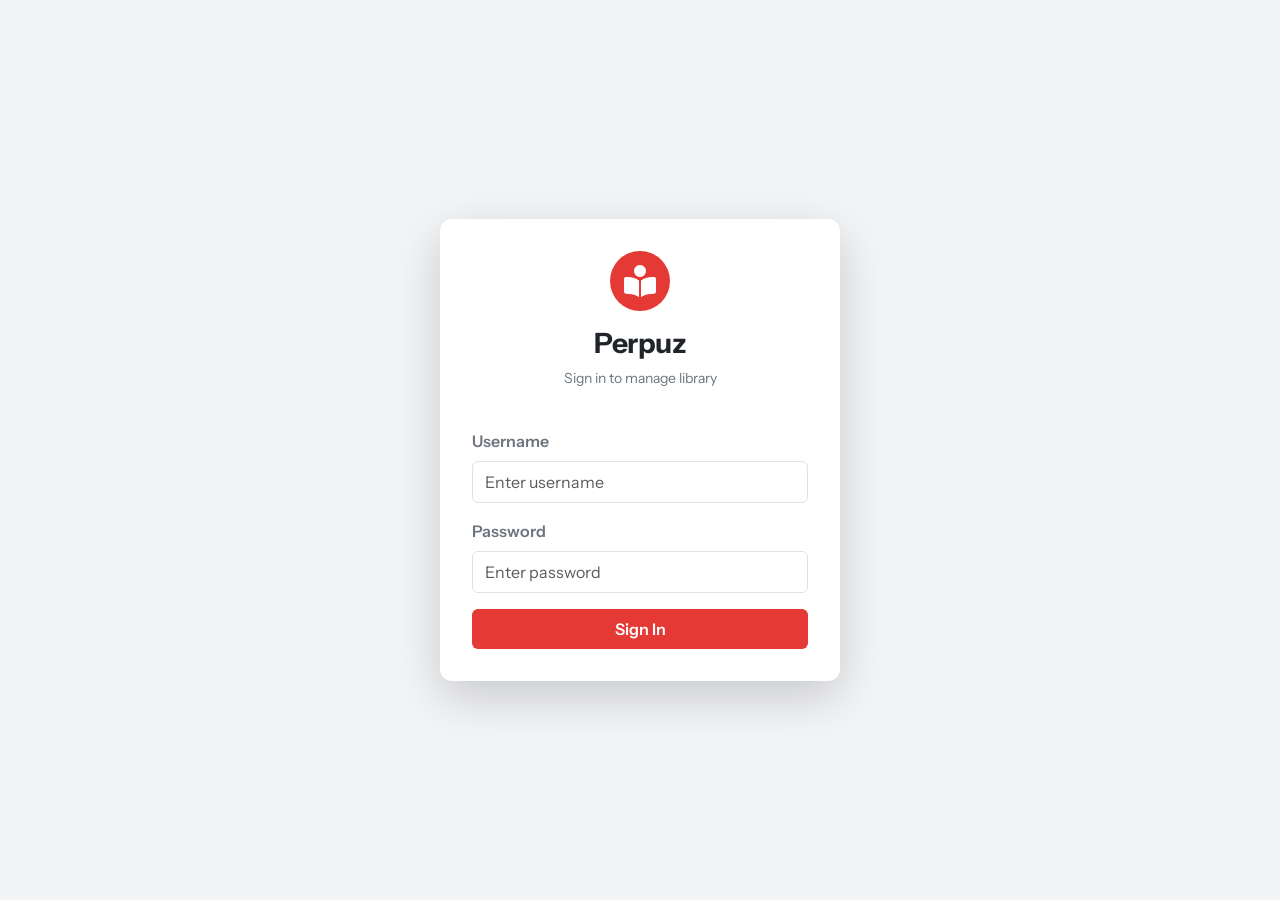
<file: frontend/index.html>
<!DOCTYPE html>
<html lang="en">
<head>
    <meta charset="UTF-8">
    <meta name="viewport" content="width=device-width, initial-scale=1.0">
    <title>Login - Perpuz</title>
    <!-- Bootstrap 5 CSS -->
    <link href="https://cdn.jsdelivr.net/npm/bootstrap@5.3.0/dist/css/bootstrap.min.css" rel="stylesheet">
    <!-- Fonts -->
    <link href="https://fonts.googleapis.com/css2?family=Instrument+Sans:wght@300;400;500;600;700&display=swap" rel="stylesheet">
    <link rel="stylesheet" href="https://cdnjs.cloudflare.com/ajax/libs/font-awesome/6.4.0/css/all.min.css">
    <!-- Custom CSS -->
    <link rel="stylesheet" href="assets/css/style.css">
</head>
<body>

    <div class="login-container">
        <div class="card login-card shadow-lg border-0">
            <div class="text-center mb-4">
                <div class="bg-primary-brand rounded-circle d-inline-flex p-3 mb-3" style="width: 60px; height: 60px; align-items: center; justify-content: center;">
                     <i class="fas fa-book-reader text-white fs-2"></i>
                </div>
                <h3 class="fw-bold text-dark" style="font-family: 'Instrument Sans'; letter-spacing: -0.5px;">Perpuz</h3>
                <p class="text-secondary small">Sign in to manage library</p>
            </div>
            
            <form id="loginForm">
                <div class="mb-3">
                    <label for="username" class="form-label text-secondary fw-semibold">Username</label>
                    <input type="text" class="form-control py-2" id="username" required placeholder="Enter username">
                </div>
                <div class="mb-3">
                    <label for="password" class="form-label text-secondary fw-semibold">Password</label>
                    <input type="password" class="form-control py-2" id="password" required placeholder="Enter password">
                </div>
                
                <div id="errorMessage" class="alert alert-danger d-none" role="alert"></div>

                <button type="submit" class="btn btn-primary w-100 py-2 fw-semibold bg-primary-brand border-0">Sign In</button>
            </form>
        </div>
    </div>

    <!-- Scripts -->
    <script src="assets/js/api.js"></script>
    <script>
        document.getElementById('loginForm').addEventListener('submit', async (e) => {
            e.preventDefault();
            const username = document.getElementById('username').value;
            const password = document.getElementById('password').value;
            const errorMsg = document.getElementById('errorMessage');

            // Reset error
            errorMsg.classList.add('d-none');
            errorMsg.innerText = '';

            try {
                const result = await api.post('/auth/login', { username, password });
                
                if (result.status === 200) {
                    localStorage.setItem('token', result.token);
                    localStorage.setItem('user', JSON.stringify(result.user));
                    window.location.href = 'dashboard.html';
                } else {
                     throw new Error(result.message || 'Login failed');
                }
            } catch (error) {
                errorMsg.classList.remove('d-none');
                errorMsg.innerText = error.message;
            }
        });
    </script>
</body>
</html>
</file>
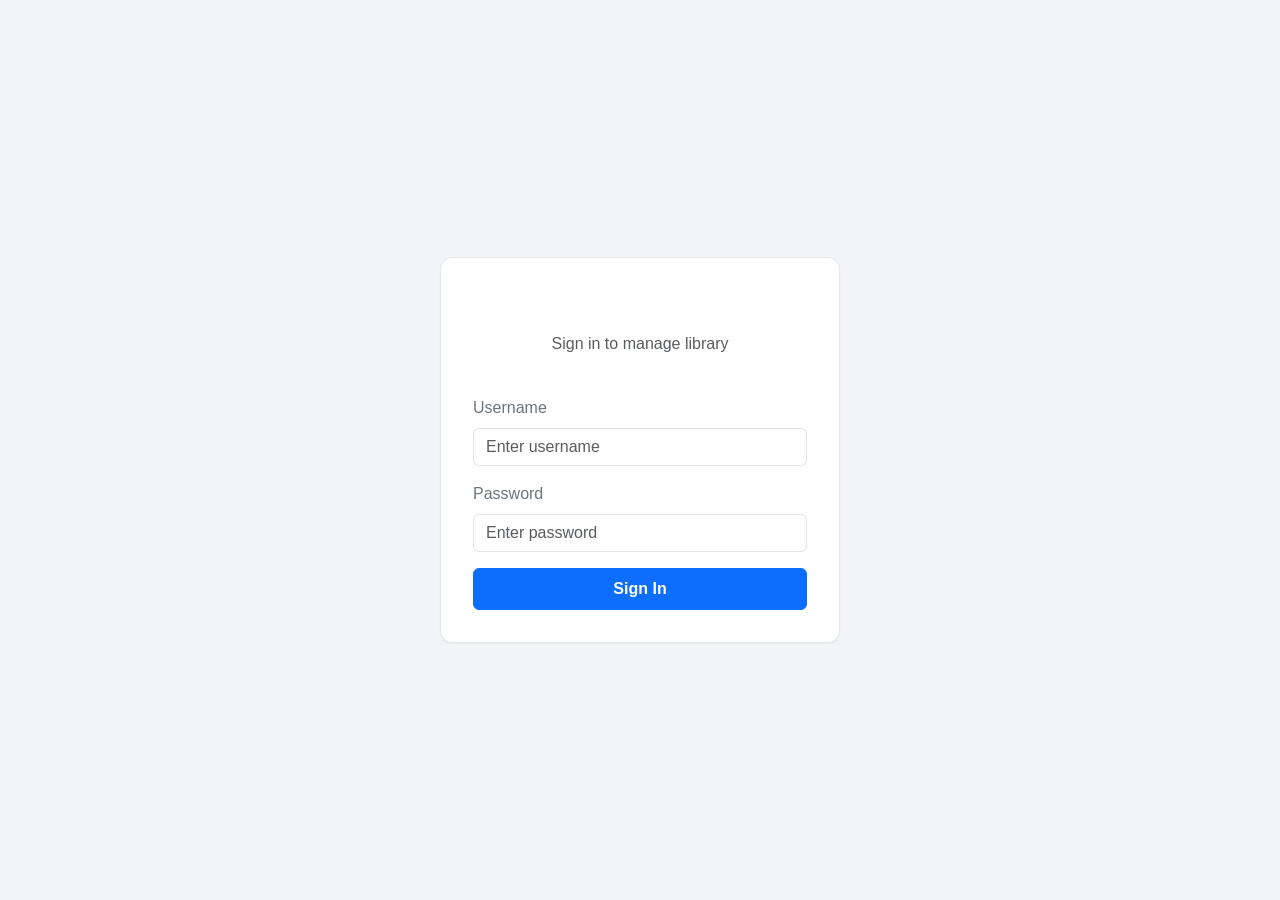
<file: backend/public/index.html>
<!DOCTYPE html>
<html lang="en">
<head>
    <meta charset="UTF-8">
    <meta name="viewport" content="width=device-width, initial-scale=1.0">
    <title>Login - Perpuz Admin</title>
    <!-- Bootstrap 5 CSS -->
    <link href="https://cdn.jsdelivr.net/npm/bootstrap@5.3.0/dist/css/bootstrap.min.css" rel="stylesheet">
    <!-- Google Fonts -->
    <link href="https://fonts.googleapis.com/css2?family=Inter:wght@300;400;600;700&display=swap" rel="stylesheet">
    <!-- Custom CSS -->
    <link rel="stylesheet" href="assets/css/style.css">
</head>
<body>

    <div class="login-container">
        <div class="card login-card glass shadow-lg">
            <div class="text-center mb-4">
                <h3 class="fw-bold text-white">Perpuz Admin</h3>
                <p class="text-muted">Sign in to manage library</p>
            </div>
            
            <form id="loginForm">
                <div class="mb-3">
                    <label for="username" class="form-label text-secondary">Username</label>
                    <input type="text" class="form-control" id="username" required placeholder="Enter username">
                </div>
                <div class="mb-3">
                    <label for="password" class="form-label text-secondary">Password</label>
                    <input type="password" class="form-control" id="password" required placeholder="Enter password">
                </div>
                
                <div id="errorMessage" class="alert alert-danger d-none" role="alert"></div>

                <button type="submit" class="btn btn-primary w-100 py-2 fw-semibold">Sign In</button>
            </form>
        </div>
    </div>

    <!-- Scripts -->
    <script src="assets/js/api.js"></script>
    <script>
        document.getElementById('loginForm').addEventListener('submit', async (e) => {
            e.preventDefault();
            const username = document.getElementById('username').value;
            const password = document.getElementById('password').value;
            const errorMsg = document.getElementById('errorMessage');

            // Reset error
            errorMsg.classList.add('d-none');
            errorMsg.innerText = '';

            try {
                // Since our API expects URL encoded or JSON. api.post sends JSON.
                // Our Auth controller: $this->request->getVar() works for both json and form-data if properly set.
                // CI4 Request::getVar() checks JSON body too.
                
                const result = await api.post('/auth/login', { username, password });
                
                if (result.status === 200) {
                    localStorage.setItem('token', result.token);
                    localStorage.setItem('user', JSON.stringify(result.user));
                    window.location.href = 'dashboard.html';
                } else {
                     throw new Error(result.message || 'Login failed');
                }
            } catch (error) {
                errorMsg.classList.remove('d-none');
                errorMsg.innerText = error.message;
            }
        });
    </script>
</body>
</html>
</file>
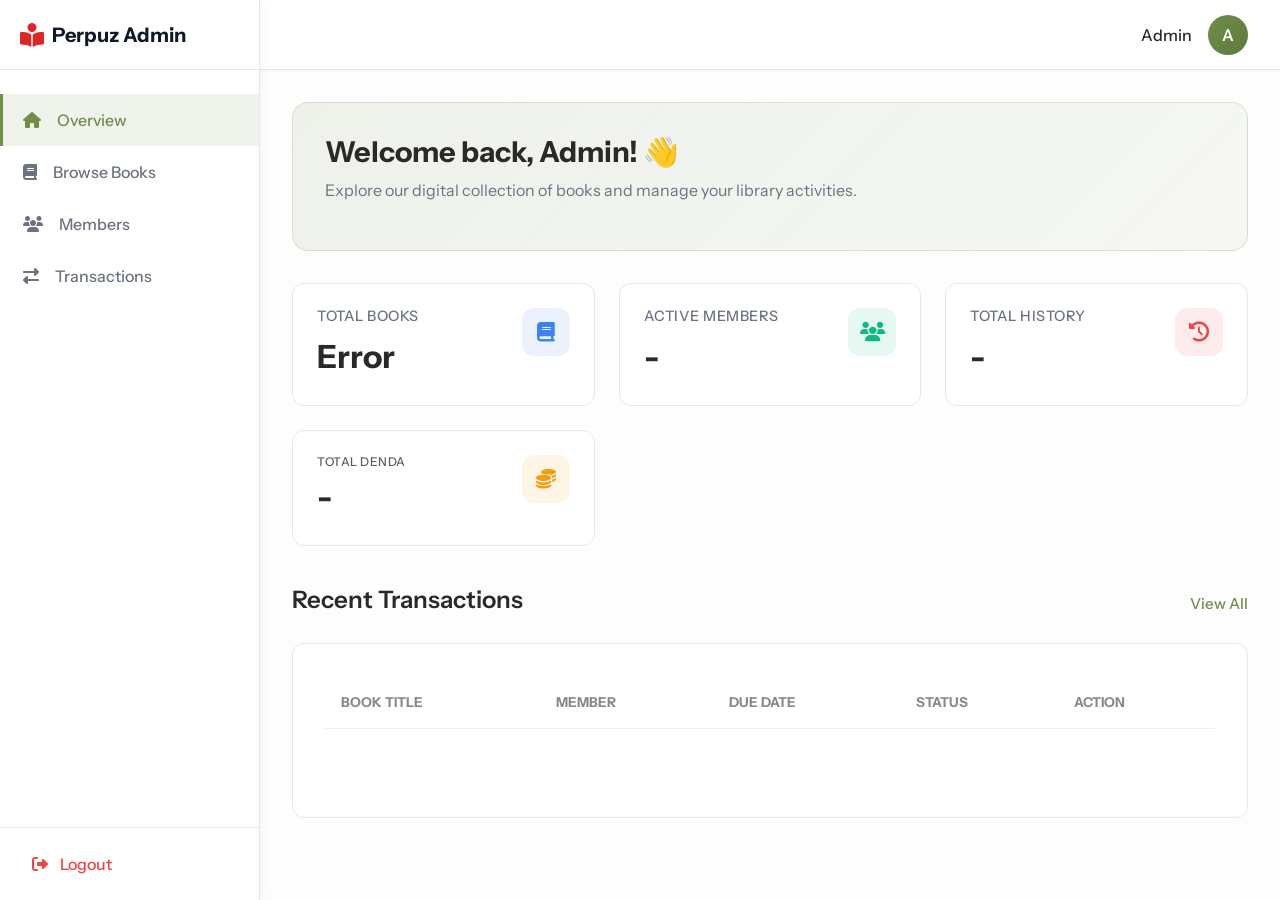
<file: frontend/dashboard.html>
<!DOCTYPE html>
<html lang="en">
<head>
    <meta charset="utf-8">
    <meta name="viewport" content="width=device-width, initial-scale=1">
    <title>Perpuz Admin</title>
    <link href="https://cdn.jsdelivr.net/npm/bootstrap@5.3.0/dist/css/bootstrap.min.css" rel="stylesheet">
    <link rel="preconnect" href="https://fonts.googleapis.com">
    <link rel="preconnect" href="https://fonts.gstatic.com" crossorigin>
    <link href="https://fonts.googleapis.com/css2?family=Instrument+Sans:wght@300;400;500;600;700&display=swap" rel="stylesheet">
    <link rel="stylesheet" href="https://cdnjs.cloudflare.com/ajax/libs/font-awesome/6.4.0/css/all.min.css">
    <link href="assets/css/member-style.css" rel="stylesheet">
    <style>
        body { font-family: 'Instrument Sans', sans-serif; }
        .modal-backdrop { z-index: 1040; }
        .modal { z-index: 1050; }
        .modal-content { background-color: #ffffff !important; color: #1f2937 !important; }
        .modal-header .modal-title { color: #111827 !important; }
        .sidebar { background-color: #ffffff !important; }
        .sidebar-header { padding-left: 1.25rem !important; padding-right: 1.25rem !important; height: 70px; display: flex; align-items: center; }
        .sidebar-nav ul { padding-left: 0 !important; margin-left: 0 !important; }
        .sidebar-nav ul li { margin-left: 0 !important; padding-left: 0 !important; }
        .sidebar-nav ul li a { padding-left: 1.25rem !important; padding-right: 1.25rem !important; }
        .logo { gap: 0.5rem !important; }
    </style>
</head>
<body class="antialiased">
    <div id="app">
        <div class="sidebar-overlay" id="sidebarOverlay"></div>
        <aside class="sidebar" id="sidebar">
            <div class="sidebar-header">
                <div class="logo" style="display: flex; align-items: center; gap: 0.75rem;">
                     <i class="fas fa-book-reader" style="color: #DC2626; font-size: 1.5rem;"></i>
                    <span style="font-weight: 700; font-size: 1.25rem; color: #111827;">Perpuz Admin</span>
                </div>
            </div>
            
            <nav class="sidebar-nav">
                <ul>
                    <li class="active">
                        <a href="dashboard.html">
                            <i class="fas fa-home"></i>
                            <span>Overview</span>
                        </a>
                    </li>
                    <li>
                        <a href="books.html">
                            <i class="fas fa-book"></i>
                            <span>Browse Books</span>
                        </a>
                    </li>
                    <li>
                        <a href="members.html">
                            <i class="fas fa-users"></i>
                            <span>Members</span>
                        </a>
                    </li>
                    <li>
                        <a href="transactions.html">
                            <i class="fas fa-exchange-alt"></i>
                            <span>Transactions</span>
                        </a>
                    </li>
                </ul>
            </nav>
            
            <div class="sidebar-footer">
                <a href="#" id="logout-btn" class="logout-btn">
                    <i class="fas fa-sign-out-alt"></i>
                    <span>Logout</span>
                </a>
            </div>
        </aside>

        <main class="main-content">
            <header class="topbar">
                <div class="topbar-left">
                    <div class="toggle-sidebar" id="toggleSidebar">
                        <i class="fas fa-bars"></i>
                    </div>
                </div>
                <div class="topbar-right">
                    <div class="user-menu">
                        <span class="user-name">Admin</span>
                        <div class="avatar bg-primary text-white" style="background-color: #DC2626; color: white; display:flex;align-items:center;justify-content:center;">
                            A
                        </div>
                    </div>
                </div>
            </header>

            <div class="content-wrapper">
                <div class="dashboard-content">
                    <div class="dashboard-welcome-card">
                        <h1 class="dashboard-welcome-title">Welcome back, <span>Admin</span>! 👋</h1>
                        <p class="dashboard-welcome-text">Explore our digital collection of books and manage your library activities.</p>
                    </div>
                    
                    <div class="dashboard-stats-grid">
                        <div class="dashboard-stat-card">
                            <div class="stat-card-content">
                                <div class="stat-info">
                                    <h3 class="stat-label">TOTAL BOOKS</h3>
                                    <div id="stat-books" class="stat-value">-</div>
                                </div>
                                <div class="stat-icon stat-icon-primary">
                                    <i class="fas fa-book"></i>
                                </div>
                            </div>
                        </div>
                        
                        <div class="dashboard-stat-card">
                            <div class="stat-card-content">
                                <div class="stat-info">
                                    <h3 class="stat-label">ACTIVE MEMBERS</h3>
                                    <div id="stat-members" class="stat-value">-</div>
                                </div>
                                <div class="stat-icon stat-icon-success">
                                    <i class="fas fa-users"></i>
                                </div>
                            </div>
                        </div>
                        
                        <div class="dashboard-stat-card">
                            <div class="stat-card-content">
                                <div class="stat-info">
                                    <h3 class="stat-label">TOTAL HISTORY</h3>
                                    <div id="stat-history" class="stat-value">-</div>
                                </div>
                                <div class="stat-icon stat-icon-danger">
                                    <i class="fas fa-history"></i>
                                </div>
                            </div>
                        </div>
                        
                        <div class="dashboard-stat-card">
                            <div class="stat-card-content">
                                <div class="stat-info">
                                    <h6 class="text-uppercase text-muted mb-1" style="font-size: 0.75rem; letter-spacing: 0.5px;">TOTAL DENDA</h6>
                                    <div id="stat-fines" class="stat-value">-</div>
                                </div>
                                <div class="stat-icon stat-icon-warning" style="background: rgba(245, 158, 11, 0.1); color: #F59E0B;">
                                    <i class="fas fa-coins"></i>
                                </div>
                            </div>
                        </div>
                    </div>
                    
                    <div class="dashboard-section">
                        <div class="section-header">
                            <h2 class="section-title">Recent Transactions</h2>
                            <a href="transactions.html" class="section-link">View All</a>
                        </div>
                        
                        <div class="dashboard-card" style="overflow-x: auto;">
                            <table class="w-100" style="width: 100%; text-align: left; border-collapse: collapse;">
                                <thead>
                                    <tr style="border-bottom: 1px solid #eee; color: #888; font-size: 0.85rem; text-transform: uppercase;">
                                        <th style="padding: 1rem;">Book Title</th>
                                        <th style="padding: 1rem;">Member</th>
                                        <th style="padding: 1rem;">Due Date</th>
                                        <th style="padding: 1rem;">Status</th>
                                        <th style="padding: 1rem;">Action</th>
                                    </tr>
                                </thead>
                                <tbody id="recent-transactions-list">
                                        <tr><td colspan="5" style="padding: 1rem; text-align: center;">Loading...</td></tr>
                                </tbody>
                            </table>
                        </div>
                    </div>
                </div>
            </div>
        </main>
    </div>

    <script src="https://cdn.jsdelivr.net/npm/bootstrap@5.3.0/dist/js/bootstrap.bundle.min.js"></script>
    <script src="assets/js/api.js"></script>
    <script>
        const sidebar = document.getElementById('sidebar');
        const overlay = document.getElementById('sidebarOverlay');
        const toggleBtn = document.getElementById('toggleSidebar');
        if(toggleBtn) {
            toggleBtn.addEventListener('click', () => {
                sidebar.classList.toggle('active');
                overlay.classList.toggle('active');
            });
            overlay.addEventListener('click', () => {
                sidebar.classList.remove('active');
                overlay.classList.remove('active');
            });
        }
        document.getElementById('logout-btn').addEventListener('click', (e) => {
            e.preventDefault();
            localStorage.removeItem('token');
            localStorage.removeItem('user');
            window.location.href = 'index.html';
        });

        async function loadDashboard() {
            try {
                const data = await api.get('/dashboard');
                document.getElementById('stat-books').textContent = data.total_books ?? 0;
                document.getElementById('stat-members').textContent = data.active_members ?? 0;
                document.getElementById('stat-history').textContent = data.total_transactions ?? 0;
                document.getElementById('stat-fines').textContent = 'Rp ' + Number(data.total_fines || 0).toLocaleString('id-ID');

                const recent = data.recent_transactions || [];
                const tbody = document.getElementById('recent-transactions-list');
                
                if (recent.length === 0) {
                    tbody.innerHTML = '<tr><td colspan="5" style="padding: 1rem; text-align: center;">No recent transactions</td></tr>';
                } else {
                    let html = '';
                    recent.forEach(t => {
                        let statusColor = t.status === 'borrowed' ? '#F59E0B' : '#10B981';
                        let statusBadge = `<span style="background: ${statusColor}20; color: ${statusColor}; padding: 4px 8px; border-radius: 4px; font-size: 0.8rem; font-weight: 500;">${t.status}</span>`;
                        
                        html += `
                            <tr style="border-bottom: 1px solid #f9fafb;">
                                <td style="padding: 1rem; font-weight: 500; color: #333;">${t.book_title || '-'}</td>
                                <td style="padding: 1rem; color: #333;">${t.member_name || '-'}</td>
                                <td style="padding: 1rem; color: #333;">${t.due_date}</td>
                                <td style="padding: 1rem;">${statusBadge}</td>
                                <td style="padding: 1rem;">
                                    <a href="transactions.html" style="color: #E53935; text-decoration: none; font-weight: 500; font-size: 0.9rem;">Detail</a>
                                </td>
                            </tr>
                        `;
                    });
                    tbody.innerHTML = html;
                }
            } catch (err) {
                console.error(err);
                document.getElementById('stat-books').textContent = 'Error';
            }
        }
        loadDashboard();
    </script>
</body>
</html>
</file>
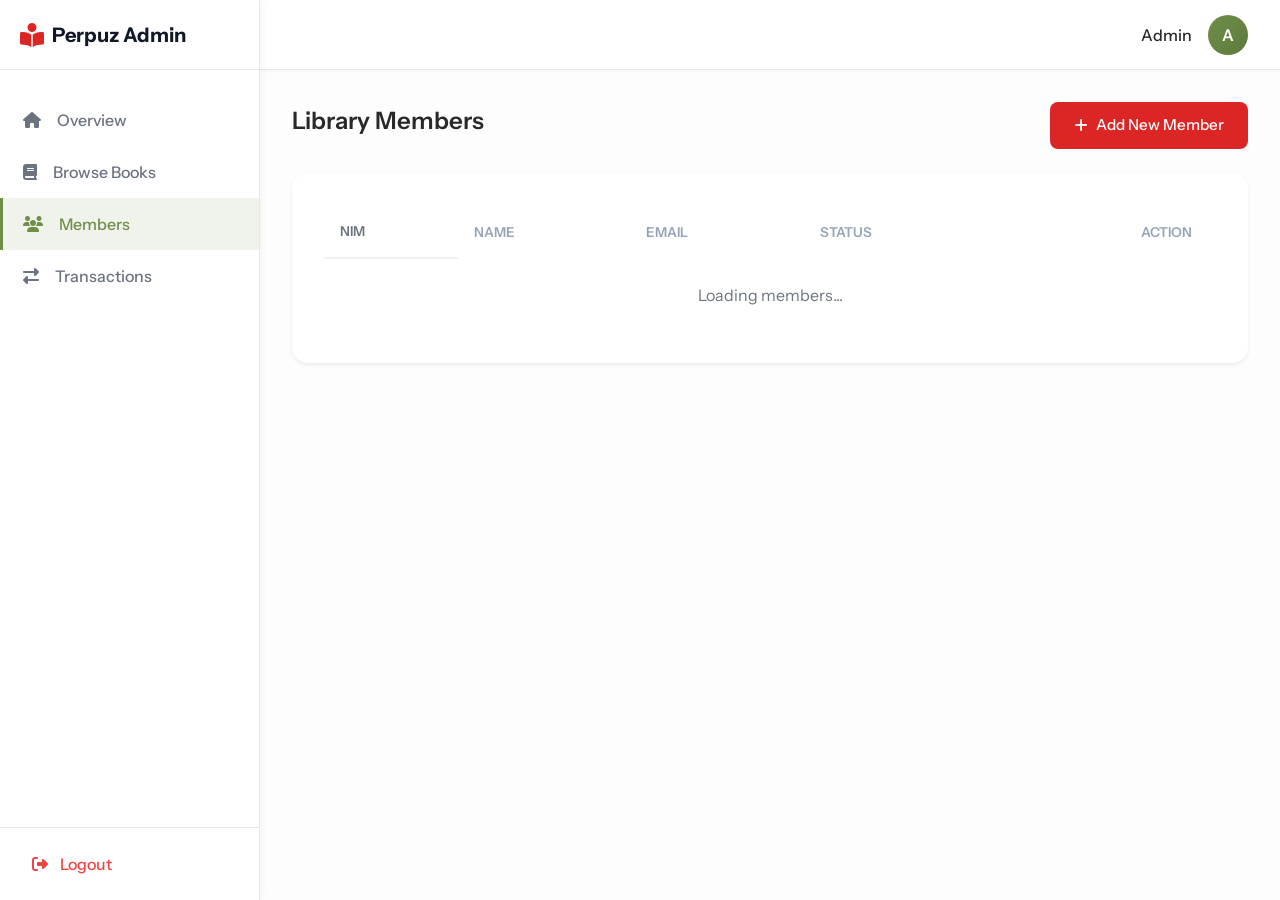
<file: frontend/members.html>
<!DOCTYPE html>
<html lang="en">
<head>
    <meta charset="utf-8">
    <meta name="viewport" content="width=device-width, initial-scale=1">
    <title>Perpuz Admin</title>
    <link href="https://cdn.jsdelivr.net/npm/bootstrap@5.3.0/dist/css/bootstrap.min.css" rel="stylesheet">
    <link href="https://fonts.googleapis.com/css2?family=Instrument+Sans:wght@300;400;500;600;700&display=swap" rel="stylesheet">
    <link rel="stylesheet" href="https://cdnjs.cloudflare.com/ajax/libs/font-awesome/6.4.0/css/all.min.css">
    <link href="assets/css/member-style.css" rel="stylesheet">
    <style>
        body { font-family: 'Instrument Sans', sans-serif; }
        .sidebar-header { padding-left: 1.25rem !important; padding-right: 1.25rem !important; height: 70px; display: flex; align-items: center; }
        .sidebar { background-color: #ffffff !important; }
        .logo { gap: 0.5rem !important; }
        .sidebar-nav ul { padding-left: 0 !important; margin-left: 0 !important; }
        .sidebar-nav ul li { margin-left: 0 !important; padding-left: 0 !important; }
        .sidebar-nav ul li a { padding-left: 1.25rem !important; padding-right: 1.25rem !important; }
    </style>
</head>
<body class="antialiased">
    <div id="app">
        <div class="sidebar-overlay" id="sidebarOverlay"></div>
        <aside class="sidebar" id="sidebar">
            <div class="sidebar-header">
                <div class="logo d-flex align-items-center gap-2">
                     <i class="fas fa-book-reader" style="color: #DC2626; font-size: 1.5rem;"></i>
                    <span style="font-weight: 700; font-size: 1.25rem; color: #111827;">Perpuz Admin</span>
                </div>
            </div>
            <nav class="sidebar-nav">
                <ul>
                    <li><a href="dashboard.html"><i class="fas fa-home"></i><span>Overview</span></a></li>
                    <li><a href="books.html"><i class="fas fa-book"></i><span>Browse Books</span></a></li>
                    <li class="active"><a href="members.html"><i class="fas fa-users"></i><span>Members</span></a></li>
                    <li><a href="transactions.html"><i class="fas fa-exchange-alt"></i><span>Transactions</span></a></li>
                </ul>
            </nav>
            <div class="sidebar-footer">
                <a href="#" id="logout-btn" class="logout-btn"><i class="fas fa-sign-out-alt"></i><span>Logout</span></a>
            </div>
        </aside>

        <main class="main-content">
            <header class="topbar">
                <div class="topbar-left">
                    <div class="toggle-sidebar" id="toggleSidebar"><i class="fas fa-bars"></i></div>
                </div>
                <div class="topbar-right">
                    <div class="user-menu">
                        <span class="user-name">Admin</span>
                        <div class="avatar bg-primary text-white" style="background-color: #DC2626; display:flex;align-items:center;justify-content:center;">A</div>
                    </div>
                </div>
            </header>

            <div class="content-wrapper">
                <div class="dashboard-content">
                    <div class="d-flex justify-content-between align-items-center mb-4">
                        <h2 class="section-title">Library Members</h2>
                        <button class="btn btn-primary d-flex align-items-center gap-2" style="background-color: #DC2626; border: none;" data-bs-toggle="modal" data-bs-target="#addMemberModal">
                            <i class="fas fa-plus"></i> Add New Member
                        </button>
                    </div>

                    <div class="dashboard-card border-0 shadow-sm rounded-4 overflow-hidden">
                        <div class="table-responsive">
                            <table class="table table-hover align-middle mb-0">
                                <thead class="bg-light">
                                    <tr class="text-secondary small text-uppercase">
                                        <th style="padding: 1rem; border-bottom: 2px solid #f0f0f0; color: #6b7280; font-weight: 600;">NIM</th>
                                        <th class="border-0 py-3">Name</th>
                                        <th class="border-0 py-3">Email</th>
                                        <th class="border-0 py-3">Status</th>
                                        <th class="border-0 py-3 pe-4 text-end">Action</th>
                                    </tr>
                                </thead>
                                <tbody id="membersTableBody">
                                    <tr><td colspan="5" class="text-center py-4 text-secondary">Loading members...</td></tr>
                                </tbody>
                            </table>
                        </div>
                    </div>
                </div>

                <!-- Add Member Modal -->
                <div class="modal fade" id="addMemberModal" tabindex="-1" aria-hidden="true">
                    <div class="modal-dialog">
                        <div class="modal-content border-0 shadow" style="border-radius: 12px;">
                            <div class="modal-header border-bottom-0">
                                <h5 class="modal-title fw-bold">Add New Member</h5>
                                <button type="button" class="btn-close" data-bs-dismiss="modal"></button>
                            </div>
                            <div class="modal-body">
                                <form id="addMemberForm">
                                    <div class="mb-3"><label class="form-label">Member Code</label><input type="text" class="form-control" name="member_code" required></div>
                                    <div class="mb-3"><label class="form-label">Name</label><input type="text" class="form-control" name="name" required></div>
                                    <div class="mb-3"><label class="form-label">Email</label><input type="email" class="form-control" name="email" required></div>
                                    <div class="mb-3"><label class="form-label">Phone</label><input type="text" class="form-control" name="phone"></div>
                                    <div class="text-end">
                                        <button type="submit" class="btn btn-primary" style="background-color: #DC2626; border: none;">Save Member</button>
                                    </div>
                                </form>
                            </div>
                        </div>
                    </div>
                </div>

                <!-- Edit Member Modal -->
                <div class="modal fade" id="editMemberModal" tabindex="-1">
                    <div class="modal-dialog">
                        <div class="modal-content border-0 shadow" style="border-radius: 12px;">
                            <div class="modal-header border-bottom-0">
                                <h5 class="modal-title fw-bold">Edit Member</h5>
                                <button type="button" class="btn-close" data-bs-dismiss="modal"></button>
                            </div>
                            <div class="modal-body">
                                <form id="editMemberForm">
                                    <input type="hidden" name="id" id="editMemberId">
                                    <div class="mb-3"><label class="form-label">Member Code</label><input type="text" class="form-control" name="member_code" id="editMemberCode" required></div>
                                    <div class="mb-3"><label class="form-label">Name</label><input type="text" class="form-control" name="name" id="editMemberName" required></div>
                                    <div class="mb-3"><label class="form-label">Email</label><input type="email" class="form-control" name="email" id="editMemberEmail" required></div>
                                    <div class="mb-3"><label class="form-label">Phone</label><input type="text" class="form-control" name="phone" id="editMemberPhone"></div>
                                    <div class="mb-3"><label class="form-label">Status</label>
                                        <select class="form-select" name="status" id="editMemberStatus">
                                            <option value="active">Active</option>
                                            <option value="inactive">Inactive</option>
                                        </select>
                                    </div>
                                    <div class="text-end">
                                        <button type="submit" class="btn btn-primary" style="background-color: #DC2626; border: none;">Update Member</button>
                                    </div>
                                </form>
                            </div>
                        </div>
                    </div>
                </div>
            </div>
        </main>
    </div>

    <script src="https://cdn.jsdelivr.net/npm/bootstrap@5.3.0/dist/js/bootstrap.bundle.min.js"></script>
    <script src="assets/js/api.js"></script>
    <script>
        // Layout Logic
        const sidebar = document.getElementById('sidebar');
        const overlay = document.getElementById('sidebarOverlay');
        const toggleBtn = document.getElementById('toggleSidebar');
        if(toggleBtn) {
            toggleBtn.addEventListener('click', () => {
                sidebar.classList.toggle('active');
                overlay.classList.toggle('active');
            });
            overlay.addEventListener('click', () => {
                sidebar.classList.remove('active');
                overlay.classList.remove('active');
            });
        }
        document.getElementById('logout-btn').addEventListener('click', (e) => {
            e.preventDefault();
            localStorage.removeItem('token');
            localStorage.removeItem('user');
            window.location.href = 'index.html';
        });

        // Members Logic
        window.openEditMember = function (member) {
            document.getElementById('editMemberId').value = member.id;
            document.getElementById('editMemberCode').value = member.member_code;
            document.getElementById('editMemberName').value = member.name;
            document.getElementById('editMemberEmail').value = member.email;
            document.getElementById('editMemberPhone').value = member.phone;
            document.getElementById('editMemberStatus').value = member.status;
            new bootstrap.Modal(document.getElementById('editMemberModal')).show();
        };

        async function loadMembers() {
            try {
                const members = await api.get('/members');
                const tbody = document.getElementById('membersTableBody');
                tbody.innerHTML = '';
                if (members.length === 0) {
                    tbody.innerHTML = '<tr><td colspan="5" class="text-center py-4 text-secondary">No members found</td></tr>';
                    return;
                }
                members.forEach(m => {
                    const row = `
                        <tr>
                            <td class="ps-4"><code>${m.member_code}</code></td>
                            <td class="fw-semibold text-dark">${m.name}</td>
                            <td class="text-secondary">${m.email}</td>
                            <td><span class="badge ${m.status === 'active' ? 'bg-success-subtle text-success' : 'bg-secondary-subtle text-secondary'} rounded-pill px-3">${m.status}</span></td>
                            <td class="text-end pe-4">
                                <button class="btn btn-sm btn-link text-primary p-0 me-3" onclick="openEditMember(${JSON.stringify(m).replace(/"/g, '&quot;')})">Edit</button>
                                <button class="btn btn-sm btn-link text-danger p-0" onclick="deleteMember(${m.id})">Delete</button>
                            </td>
                        </tr>`;
                    tbody.insertAdjacentHTML('beforeend', row);
                });
            } catch (err) { console.error(err); }
        }
        loadMembers();

        document.getElementById('addMemberForm').addEventListener('submit', async (e) => {
            e.preventDefault();
            try {
                await api.post('/members', Object.fromEntries(new FormData(e.target)));
                bootstrap.Modal.getInstance(document.getElementById('addMemberModal')).hide();
                e.target.reset();
                loadMembers();
            } catch (err) { alert(err.message); }
        });

        document.addEventListener('DOMContentLoaded', () => {
            const editForm = document.getElementById('editMemberForm');
            if(editForm){
                editForm.addEventListener('submit', async (e) => {
                    e.preventDefault();
                    const id = document.getElementById('editMemberId').value;
                    try {
                        await api.put('/members/' + id, Object.fromEntries(new FormData(e.target)));
                        bootstrap.Modal.getInstance(document.getElementById('editMemberModal')).hide();
                        loadMembers();
                    } catch (error) { alert(error.message); }
                });
            }
        });

        async function deleteMember(id) {
            if (confirm('Are you sure you want to delete this member?')) {
                try {
                    await api.delete('/members/' + id);
                    loadMembers();
                } catch (err) {
                    alert('Error: ' + err.message);
                }
            }
        }
    </script>
</body>
</html>
</file>
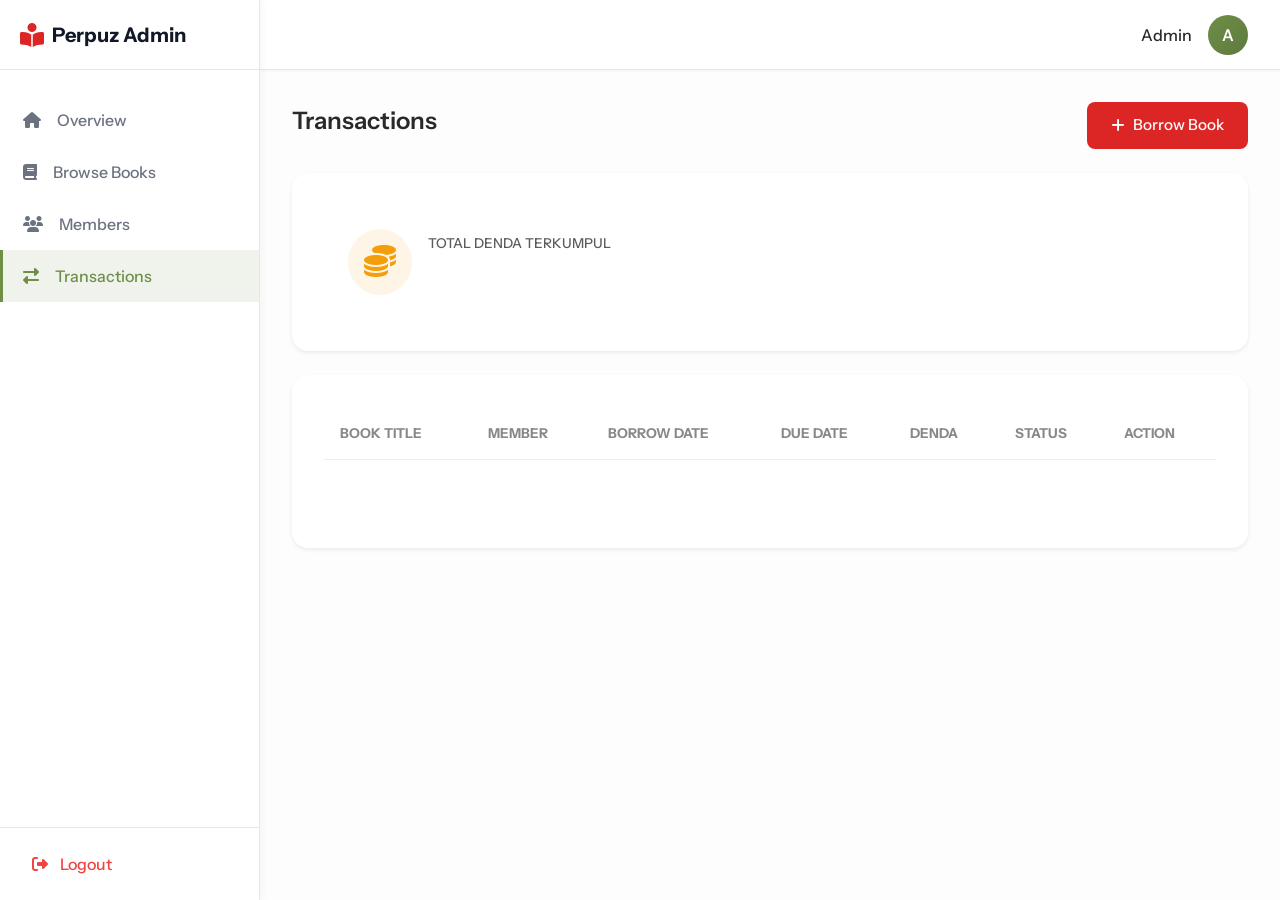
<file: frontend/transactions.html>
<!DOCTYPE html>
<html lang="en">
<head>
    <meta charset="utf-8">
    <meta name="viewport" content="width=device-width, initial-scale=1">
    <title>Perpuz Admin</title>
    <link href="https://cdn.jsdelivr.net/npm/bootstrap@5.3.0/dist/css/bootstrap.min.css" rel="stylesheet">
    <link href="https://fonts.googleapis.com/css2?family=Instrument+Sans:wght@300;400;500;600;700&display=swap" rel="stylesheet">
    <link rel="stylesheet" href="https://cdnjs.cloudflare.com/ajax/libs/font-awesome/6.4.0/css/all.min.css">
    <link href="assets/css/member-style.css" rel="stylesheet">
    <style>
        body { font-family: 'Instrument Sans', sans-serif; }
        .sidebar-header { padding-left: 1.25rem !important; padding-right: 1.25rem !important; height: 70px; display: flex; align-items: center; }
        .sidebar { background-color: #ffffff !important; }
        .logo { gap: 0.5rem !important; }
        .sidebar-nav ul { padding-left: 0 !important; margin-left: 0 !important; }
        .sidebar-nav ul li { margin-left: 0 !important; padding-left: 0 !important; }
        .sidebar-nav ul li a { padding-left: 1.25rem !important; padding-right: 1.25rem !important; }
    </style>
</head>
<body class="antialiased">
    <div id="app">
        <div class="sidebar-overlay" id="sidebarOverlay"></div>
        <aside class="sidebar" id="sidebar">
            <div class="sidebar-header">
                <div class="logo d-flex align-items-center gap-2">
                     <i class="fas fa-book-reader" style="color: #DC2626; font-size: 1.5rem;"></i>
                    <span style="font-weight: 700; font-size: 1.25rem; color: #111827;">Perpuz Admin</span>
                </div>
            </div>
            <nav class="sidebar-nav">
                <ul>
                    <li><a href="dashboard.html"><i class="fas fa-home"></i><span>Overview</span></a></li>
                    <li><a href="books.html"><i class="fas fa-book"></i><span>Browse Books</span></a></li>
                    <li><a href="members.html"><i class="fas fa-users"></i><span>Members</span></a></li>
                    <li class="active"><a href="transactions.html"><i class="fas fa-exchange-alt"></i><span>Transactions</span></a></li>
                </ul>
            </nav>
            <div class="sidebar-footer">
                <a href="#" id="logout-btn" class="logout-btn"><i class="fas fa-sign-out-alt"></i><span>Logout</span></a>
            </div>
        </aside>

        <main class="main-content">
            <header class="topbar">
                <div class="topbar-left">
                    <div class="toggle-sidebar" id="toggleSidebar"><i class="fas fa-bars"></i></div>
                </div>
                <div class="topbar-right">
                    <div class="user-menu">
                        <span class="user-name">Admin</span>
                        <div class="avatar bg-primary text-white" style="background-color: #DC2626; display:flex;align-items:center;justify-content:center;">A</div>
                    </div>
                </div>
            </header>

            <div class="content-wrapper">
                <div class="dashboard-content">
                    <div class="d-flex justify-content-between align-items-center mb-4">
                        <h2 class="section-title">Transactions</h2>
                        <button class="btn btn-primary d-flex align-items-center gap-2" style="background-color: #DC2626; border: none;" data-bs-toggle="modal" data-bs-target="#addTrxModal">
                            <i class="fas fa-plus"></i> Borrow Book
                        </button>
                    </div>

                    <div class="dashboard-card border-0 shadow-sm rounded-4 overflow-hidden mb-4">
                        <div class="d-flex align-items-center p-4">
                            <div class="rounded-circle p-3 me-3" style="background: rgba(245, 158, 11, 0.1); color: #F59E0B;">
                                <i class="fas fa-coins fa-2x"></i>
                            </div>
                            <div>
                                <h6 class="text-uppercase text-muted mb-1" style="font-size: 0.85rem;">TOTAL DENDA TERKUMPUL</h6>
                                <h3 class="mb-0 fw-bold" id="totalFinesSummary">-</h3>
                            </div>
                        </div>
                    </div>

                    <div class="dashboard-card border-0 shadow-sm rounded-4 overflow-hidden">
                        <div class="table-responsive">
                            <table class="w-100" style="width: 100%; text-align: left; border-collapse: collapse;">
                                <thead>
                                    <tr style="border-bottom: 1px solid #eee; color: #888; font-size: 0.85rem; text-transform: uppercase;">
                                        <th style="padding: 1rem;">Book Title</th>
                                        <th style="padding: 1rem;">Member</th>
                                        <th style="padding: 1rem;">Borrow Date</th>
                                        <th style="padding: 1rem;">Due Date</th>
                                        <th style="padding: 1rem;">DENDA</th>
                                        <th style="padding: 1rem;">Status</th>
                                        <th style="padding: 1rem;">Action</th>
                                    </tr>
                                </thead>
                                <tbody id="trxTableBody">
                                    <tr><td colspan="6" style="padding: 1rem; text-align: center;">Loading transactions...</td></tr>
                                </tbody>
                            </table>
                        </div>
                    </div>
                </div>

                <!-- Add Transaction Modal -->
                <div class="modal fade" id="addTrxModal" tabindex="-1">
                    <div class="modal-dialog">
                        <div class="modal-content border-0 shadow" style="border-radius: 12px;">
                            <div class="modal-header border-bottom-0">
                                <h5 class="modal-title fw-bold">Borrow Book</h5>
                                <button type="button" class="btn-close" data-bs-dismiss="modal"></button>
                            </div>
                            <div class="modal-body">
                                <form id="addTrxForm">
                                    <div class="mb-3"><label class="form-label">Member ID</label><input type="number" class="form-control" name="member_id" required placeholder="Enter Member ID"></div>
                                    <div class="mb-3"><label class="form-label">Book ID</label><input type="number" class="form-control" name="book_id" required placeholder="Enter Book ID"></div>
                                    <div class="mb-3"><label class="form-label">Borrow Date</label><input type="date" class="form-control" name="borrow_date" required></div>
                                    <div class="mb-3"><label class="form-label">Due Date</label><input type="date" class="form-control" name="due_date" required></div>
                                    <div class="text-end">
                                        <button type="submit" class="btn btn-primary" style="background-color: #DC2626; border: none;">Process Borrow</button>
                                    </div>
                                </form>
                            </div>
                        </div>
                    </div>
                </div>
            </div>
        </main>
    </div>

    <script src="https://cdn.jsdelivr.net/npm/bootstrap@5.3.0/dist/js/bootstrap.bundle.min.js"></script>
    <script src="assets/js/api.js"></script>
    <script>
        // Layout Logic
        const sidebar = document.getElementById('sidebar');
        const overlay = document.getElementById('sidebarOverlay');
        const toggleBtn = document.getElementById('toggleSidebar');
        if(toggleBtn) {
            toggleBtn.addEventListener('click', () => {
                sidebar.classList.toggle('active');
                overlay.classList.toggle('active');
            });
            overlay.addEventListener('click', () => {
                sidebar.classList.remove('active');
                overlay.classList.remove('active');
            });
        }
        document.getElementById('logout-btn').addEventListener('click', (e) => {
            e.preventDefault();
            localStorage.removeItem('token');
            localStorage.removeItem('user');
            window.location.href = 'index.html';
        });

        // Transactions Logic
        async function loadTrx() {
            try {
                const trxs = await api.get('/transactions');
                const tbody = document.getElementById('trxTableBody');
                tbody.innerHTML = '';
                if (trxs.length === 0) {
                    tbody.innerHTML = '<tr><td colspan="6" class="text-center py-4 text-secondary">No transactions found</td></tr>';
                    return;
                }
                let totalFines = 0;
                trxs.forEach(t => {
                    totalFines += Number(t.fine || 0);

                    let statusBadge = t.status === 'borrowed' || t.status === 'overdue' 
                        ? `<span class="badge bg-warning-subtle text-warning rounded-pill px-3">${t.status}</span>`
                        : `<span class="badge bg-success-subtle text-success rounded-pill px-3">Returned</span>`;
                    
                    let actionBtn = (t.status === 'borrowed' || t.status === 'overdue')
                        ? `<button class="btn btn-sm btn-outline-success" onclick="returnBook(${t.id})">Return</button>`
                        : `<span class="text-muted small">Completed</span>`;

                    let fineDisplay = '-';
                    if (Number(t.fine) > 0) {
                         fineDisplay = `<span class="text-danger fw-bold">Rp ${Number(t.fine).toLocaleString('id-ID')}</span>`;
                    } else if (t.status === 'borrowed' || t.status === 'overdue') {
                        const today = new Date();
                        const due = new Date(t.due_date);
                        today.setHours(0,0,0,0);
                        due.setHours(0,0,0,0);
                        
                        if (today > due) {
                            const diffTime = Math.abs(today - due);
                            const diffDays = Math.ceil(diffTime / (1000 * 60 * 60 * 24)); 
                            const estFine = diffDays * 5000;
                            fineDisplay = `<span class="text-danger small">Est. Denda Rp ${estFine.toLocaleString('id-ID')}</span>`;
                        }
                    }

                    const row = `
                        <tr style="border-bottom: 1px solid #f9fafb;">
                            <td style="padding: 1rem; font-weight: 500; color: #333;">${t.book_title || 'Unknown Title'}</td>
                            <td style="padding: 1rem; color: #333;">${t.member_name || 'Unknown Member'}</td>
                            <td style="padding: 1rem; color: #333;">${t.borrow_date}</td>
                            <td style="padding: 1rem; color: #333;">${t.due_date}</td>
                            <td style="padding: 1rem;">${fineDisplay}</td>
                            <td style="padding: 1rem;">${statusBadge}</td>
                            <td style="padding: 1rem;">${actionBtn}</td>
                        </tr>`;
                    tbody.insertAdjacentHTML('beforeend', row);
                });
                
                const summaryEl = document.getElementById('totalFinesSummary');
                if(summaryEl) {
                    summaryEl.textContent = 'Rp ' + totalFines.toLocaleString('id-ID');
                    summaryEl.style.color = 'black';
                }

            } catch (err) { console.error(err); alert('JS Error: ' + err.message); }
        }
        
        document.addEventListener('DOMContentLoaded', () => {
            loadTrx();
        });

        document.getElementById('addTrxForm').addEventListener('submit', async (e) => {
            e.preventDefault();
            try {
                await api.post('/transactions', Object.fromEntries(new FormData(e.target)));
                bootstrap.Modal.getInstance(document.getElementById('addTrxModal')).hide();
                e.target.reset();
                loadTrx();
            } catch (err) { alert(err.message); }
        });

        async function returnBook(id) {
            if (confirm('Confirm return?')) {
                try {
                    await api.put('/transactions/' + id, { status: 'returned' });
                    loadTrx();
                } catch (err) { alert('Error: ' + err.message); }
            }
        }
    </script>
</body>
</html>
</file>
<file: frontend/assets/css/member-style.css>
:root {
    --bg-primary: #0f1016;
    --bg-secondary: #1a1f37;
    --bg-card: #1f2747;
    --bg-new: #FDFDFD;
    --text-new: #292929;
    --text-perpuz: #6F8E48;
    --text-primary: #ffffff;
    --text-secondary: #94a3b8;
    --accent: #3b82f6;
    --accent-hover: #2563eb;
    --border-color: #2d3748;
    --success: #10b981;
    --warning: #f59e0b;
    --danger: #ef4444;
    --sidebar-width: 260px;
    --header-height: 70px;
}

* {
    margin: 0;
    padding: 0;
    box-sizing: border-box;
}

body {
    font-family: 'Poppins', sans-serif;
    background-color: var(--bg-new);
    color: var(--text-primary);
    line-height: 1.5;
    overflow-x: hidden;
    /* Prevent horizontal scroll from blur */
}

a {
    text-decoration: none;
    color: inherit;
    transition: 0.3s ease;
}

ul {
    list-style: none;
}

/* Layout */
#app {
    display: flex;
    min-height: 100vh;
}

/* Sidebar - Light Theme */
.sidebar {
    width: var(--sidebar-width);
    position: fixed;
    top: 0;
    left: 0;
    height: 100vh;
    display: flex;
    flex-direction: column;
    background-color: white;
    border-right: 1px solid #e5e7eb;
    box-shadow: 2px 0 8px rgba(0, 0, 0, 0.04);
    z-index: 100;
}

.sidebar-header {
    height: var(--header-height);
    display: flex;
    align-items: center;
    padding: 0 2rem;
    border-bottom: 1px solid #e5e7eb;
}

.logo {
    display: flex;
    align-items: center;
    gap: 0.75rem;
    font-size: 1.5rem;
    font-weight: 700;
    color: var(--text-new);
}

.logo i {
    color: var(--danger);
}

.sidebar-nav {
    flex: 1;
    padding: 1.5rem 0;
}

.sidebar-nav ul li a {
    display: flex;
    align-items: center;
    gap: 1rem;
    padding: 0.875rem 2rem;
    color: #6b7280;
    font-weight: 500;
    border-left: 3px solid transparent;
    transition: all 0.2s ease;
}

.sidebar-nav ul li a:hover {
    background-color: rgba(111, 142, 72, 0.08);
    color: var(--text-perpuz);
}

.sidebar-nav ul li.active a {
    background-color: rgba(111, 142, 72, 0.1);
    color: var(--text-perpuz);
    border-left-color: var(--text-perpuz);
}

.sidebar-nav ul li.active a i {
    color: var(--text-perpuz);
}

.sidebar-footer {
    padding: 1.5rem 2rem;
    border-top: 1px solid #e5e7eb;
}

.logout-btn {
    display: flex;
    align-items: center;
    gap: 0.75rem;
    color: var(--danger);
    font-weight: 500;
    transition: opacity 0.2s;
}

.logout-btn:hover {
    opacity: 0.7;
}

/* Main Content */
.main-content {
    flex: 1;
    margin-left: var(--sidebar-width);
    display: flex;
    flex-direction: column;
}

/* Topbar - Light Theme */
.topbar {
    height: var(--header-height);
    display: flex;
    align-items: center;
    justify-content: space-between;
    padding: 0 2rem;
    background-color: white;
    border-bottom: 1px solid #e5e7eb;
    position: sticky;
    top: 0;
    z-index: 90;
    box-shadow: 0 1px 3px rgba(0, 0, 0, 0.04);
}

.topbar-left {
    display: flex;
    align-items: center;
}

.toggle-sidebar {
    display: none;
    cursor: pointer;
    font-size: 1.25rem;
    color: var(--text-new);
    padding: 0.5rem;
    border-radius: 8px;
    transition: background-color 0.2s;
}

.toggle-sidebar:hover {
    background-color: rgba(111, 142, 72, 0.1);
}

.topbar-right {
    display: flex;
    align-items: center;
    gap: 1rem;
    margin-left: auto;
}

.user-menu {
    display: flex;
    align-items: center;
    gap: 1rem;
}

.user-name {
    font-weight: 500;
    color: var(--text-new);
}

.avatar {
    width: 40px;
    height: 40px;
    background: linear-gradient(135deg, var(--text-perpuz) 0%, #5e7a3d 100%);
    border-radius: 50%;
    display: flex;
    align-items: center;
    justify-content: center;
    font-weight: 600;
    color: white;
    border: none;
}

.content-wrapper {
    padding: 2rem;
    flex: 1;
    background-color: var(--bg-new);
}

/* Components */
.card {
    background-color: var(--bg-secondary);
    border-radius: 12px;
    padding: 1.5rem;
    border: 1px solid var(--border-color);
    margin-bottom: 1.5rem;
}

.card-header {
    display: flex;
    justify-content: space-between;
    align-items: center;
    margin-bottom: 1.5rem;
}

.card-title {
    font-size: 1.25rem;
    font-weight: 600;
    color: var(--text-primary);
}

/* Buttons */
.btn {
    display: inline-flex;
    align-items: center;
    justify-content: center;
    padding: 0.75rem 1.5rem;
    border-radius: 8px;
    font-weight: 500;
    cursor: pointer;
    border: none;
    font-size: 0.95rem;
    transition: all 0.2s;
}

.btn-primary {
    background-color: var(--accent);
    color: white;
}

.btn-primary:hover {
    background-color: var(--accent-hover);
}

.btn-danger {
    background-color: var(--danger);
    color: white;
}

/* Forms */
.form-group {
    margin-bottom: 1.25rem;
}

.form-label {
    display: block;
    margin-bottom: 0.5rem;
    color: var(--text-new);
    font-size: 0.9rem;
    text-align: left;
}

.form-control {
    width: 100%;
    padding: 0.75rem 1rem;
    background-color: var(--bg-new);
    border: 1px solid var(--border-color);
    border-radius: 8px;
    color: var(--text-new);
    font-family: inherit;
    font-size: 1rem;
    transition: border-color 0.2s;
}

.form-control:focus {
    outline: none;
    border-color: var(--accent);
}

/* Badges */
.badge {
    padding: 0.4rem 0.8rem;
    border-radius: 20px;
    font-size: 0.75rem;
    font-weight: 600;
    text-transform: uppercase;
    letter-spacing: 0.5px;
}

.badge-success {
    background: rgba(16, 185, 129, 0.1);
    color: var(--success);
}

.badge-warning {
    background: rgba(245, 158, 11, 0.1);
    color: var(--warning);
}

.badge-danger {
    background: rgba(239, 68, 68, 0.1);
    color: var(--danger);
}

.badge-primary {
    background: rgba(59, 130, 246, 0.1);
    color: var(--accent);
}

/* Tables */
.table-responsive {
    overflow-x: auto;
}

.table {
    width: 100%;
    border-collapse: collapse;
}

.table th,
.table td {
    padding: 1rem;
    text-align: left;
    border-bottom: 1px solid var(--border-color);
}

.table th {
    font-weight: 600;
    color: var(--text-secondary);
    font-size: 0.85rem;
    text-transform: uppercase;
}

.table td {
    color: var(--text-primary);
}

.table tr:last-child td {
    border-bottom: none;
}

/* Grid System */
.grid {
    display: grid;
    gap: 1.5rem;
}

.grid-cols-1 {
    grid-template-columns: repeat(1, 1fr);
}

.grid-cols-2 {
    grid-template-columns: repeat(2, 1fr);
}

.grid-cols-3 {
    grid-template-columns: repeat(3, 1fr);
}

.grid-cols-4 {
    grid-template-columns: repeat(4, 1fr);
}

/* Auth Pages */
.auth-container {
    display: flex;
    justify-content: center;
    align-items: center;
    min-height: 100vh;
    padding: 2rem;
}

.auth-card {
    background-color: var(--bg-new);
    padding: 2.5rem;
    border-radius: 16px;
    width: 100%;
    max-width: 450px;
    border: 1px solid var(--border-color);
}

.auth-header {
    text-align: center;
    margin-bottom: 2.5rem;
}

.auth-logo {
    font-size: 2rem;
    color: var(--text-new);
    margin-bottom: 0.5rem;
    font-weight: 700;
}

.auth-logo i {
    color: var(--danger);
}

.auth-subtitle {
    color: var(--text-new);
}

/* Sidebar Overlay for Mobile */

.sidebar-overlay {
    position: fixed;
    inset: 0;
    background-color: rgba(0, 0, 0, 0.5);
    opacity: 0;
    visibility: hidden;
    z-index: 999;
    /* Just below the mobile sidebar */
    transition: opacity 0.3s ease, visibility 0.3s ease;
}

.sidebar-overlay.active {
    opacity: 1;
    visibility: visible;
}

/* Responsive */
@media (max-width: 768px) {
    .sidebar {
        transform: translateX(-100%);
        transition: transform 0.3s ease;
        z-index: 1000;
        /* Ensure sidebar appears above overlay */
    }

    .sidebar.active {
        transform: translateX(0);
        box-shadow: 4px 0 12px rgba(0, 0, 0, 0.15);
    }

    .toggle-sidebar {
        display: block;
    }

    .main-content {
        margin-left: 0;
    }

    .grid-cols-3,
    .grid-cols-4 {
        grid-template-columns: 1fr;
    }
}

/* Landing Page */
/* Gradient Blur Backgrounds */
.gradient-blur-left,
.gradient-blur-right {
    position: absolute;
    width: 400px;
    height: 400px;
    border-radius: 50%;
    background-color: #1EDEC8;
    filter: blur(150px);
    opacity: 0.3;
    z-index: 0;
    pointer-events: none;
}

.gradient-blur-left {
    top: 150px;
    left: -100px;
}

.gradient-blur-right {
    bottom: 50px;
    right: -100px;
}

.landing-navbar {
    display: flex;
    justify-content: space-between;
    align-items: center;
    padding: 1.5rem 3rem;
    position: absolute;
    top: 0;
    left: 0;
    right: 0;
    z-index: 10;
}

.landing-logo {
    font-size: 1.5rem;
    font-weight: 700;
    color: var(--text-new);
    display: flex;
    align-items: center;
    gap: 0.5rem;
}

.landing-logo i {
    color: var(--danger);
}

.landing-nav-list {
    display: flex;
    gap: 2rem;
    list-style: none;
}

.landing-nav-link {
    color: var(--text-new);
    font-weight: 500;
    transition: color 0.3s;
}

.landing-nav-link:hover {
    color: var(--text-secondary);
}

/* Hamburger Button */
.hamburger-btn {
    display: none;
    background: none;
    border: none;
    font-size: 1.5rem;
    color: var(--text-new);
    cursor: pointer;
}

/* Mobile Menu */
.mobile-menu-overlay {
    position: fixed;
    top: 0;
    left: 0;
    right: 0;
    bottom: 0;
    background: rgba(0, 0, 0, 0.5);
    z-index: 998;
    display: none;
    backdrop-filter: blur(2px);
}

.mobile-menu-overlay.active {
    display: block;
}

.mobile-menu {
    position: fixed;
    top: 0;
    right: 0;
    bottom: 0;
    width: 60%;
    max-width: 300px;
    background: var(--bg-new);
    z-index: 999;
    padding: 2rem;
    transform: translateX(100%);
    transition: transform 0.3s ease;
    box-shadow: -4px 0 15px rgba(0, 0, 0, 0.1);
    display: flex;
    flex-direction: column;
}

.mobile-menu.active {
    transform: translateX(0);
}

.mobile-menu-close {
    align-self: flex-end;
    background: none;
    border: none;
    font-size: 1.5rem;
    color: var(--text-new);
    cursor: pointer;
    margin-bottom: 2rem;
}

.mobile-nav-list {
    list-style: none;
}

.mobile-nav-list li {
    margin-bottom: 1.5rem;
}

.mobile-nav-list a {
    font-size: 1.1rem;
    font-weight: 500;
    color: var(--text-new);
    display: block;
}

.hero-section {
    display: flex;
    flex-direction: column;
    align-items: center;
    justify-content: center;
    min-height: 100vh;
    padding: 6rem 1rem 2rem;
    text-align: center;
    position: relative;
}

.hero-title {
    font-size: 2.2rem;
    font-weight: bolder;
    margin-bottom: 0.5rem;
    color: var(--text-perpuz);
}

.hero-subtitle {
    font-size: 1.1rem;
    color: var(--text-new);
    margin-bottom: 1rem;
    font-weight: light;
    line-height: 1.6;
    letter-spacing: 0.7px;
}

.hero-subtitle span {
    color: var(--danger);
    font-weight: 700;
}

.hero-btn {
    background-color: var(--text-perpuz);
    color: white;
    padding: 0.8rem 2rem;
    border-radius: 50px;
    font-size: 1.1rem;
    font-weight: 600;
    border: none;
    cursor: pointer;
    transition: transform 0.2s, box-shadow 0.2s;
    margin-bottom: 2rem;
}

.hero-btn:hover {
    transform: translateY(-2px);
    box-shadow: 0 4px 12px rgba(106, 156, 88, 0.3);
}

.hero-image {
    max-width: 560px;
    width: 100%;
    height: auto;
    border-radius: 12px;
    min-height: 300px;
    background-color: transparent;
    display: flex;
    align-items: center;
    justify-content: center;
    color: var(--text-secondary);
    overflow: hidden;
}

.hero-image img {
    width: 100%;
    height: auto;
    display: block;
}

/* Modal */
.modal-overlay {
    position: fixed;
    top: 0;
    left: 0;
    right: 0;
    bottom: 0;
    background: rgba(0, 0, 0, 0.7);
    display: none;
    justify-content: center;
    align-items: center;
    z-index: 1000;
    backdrop-filter: blur(5px);
}

.modal-overlay.active {
    display: flex;
}

.modal-content {
    background: transparent;
    padding: 0;
    width: 100%;
    max-width: 450px;
    /* Match auth-card width */
    position: relative;
    border: none;
    box-shadow: none;
    display: flex;
    justify-content: center;
}

.modal-close {
    position: absolute;
    top: 15px;
    right: 25px;
    /* Adjust for auth-card padding */
    background: none;
    border: none;
    color: var(--text-secondary);
    cursor: pointer;
    font-size: 1.2rem;
    z-index: 10;
}

.modal-body {
    text-align: center;
}

.modal-btn {
    display: block;
    width: 100%;
    padding: 0.8rem;
    margin-bottom: 1rem;
    border-radius: 8px;
    text-align: center;
    font-weight: 600;
    text-decoration: none;
}

.btn-login {
    background: var(--text-perpuz);
    /* Matching theme */
    color: white;
}

.btn-register {
    background: transparent;
    border: 1px solid var(--text-perpuz);
    color: var(--text-perpuz);
}

/* Responsive Overrides */
@media (max-width: 768px) {
    .landing-navbar {
        padding: 1.5rem;
    }

    .landing-nav-list {
        display: none;
        /* Hide default nav on mobile */
    }

    .hamburger-btn {
        display: block;
        /* Show hamburger on mobile */
    }

    .hero-title {
        font-size: 1.8rem;
    }
}

/* Browse Books Section */
.browse-section {
    padding: 4rem 2rem;
    max-width: 1200px;
    margin: 0 auto;
}

.browse-header {
    text-align: center;
    margin-bottom: 3rem;
}

.browse-title {
    font-size: 2rem;
    font-weight: 700;
    color: var(--text-perpuz);
    margin-bottom: 0.5rem;
}

.browse-subtitle {
    color: var(--text-secondary);
    font-size: 1rem;
}

/* Filter Bar */
.filter-bar {
    display: flex;
    justify-content: center;
    gap: 1rem;
    margin-bottom: 3rem;
    flex-wrap: wrap;
}

.filter-select {
    padding: 0.75rem 1.5rem;
    border-radius: 50px;
    border: 1px solid #e5e7eb;
    background-color: var(--bg-new);
    color: var(--text-new);
    font-weight: 500;
    cursor: pointer;
    min-width: 150px;
    appearance: none;
    box-shadow: 0 4px 12px rgba(0, 0, 0, 0.06);
    background-image: url("data:image/svg+xml,%3Csvg xmlns='http://www.w3.org/2000/svg' viewBox='0 0 20 20' fill='%236b7280'%3E%3Cpath fill-rule='evenodd' d='M5.293 7.293a1 1 0 011.414 0L10 10.586l3.293-3.293a1 1 0 111.414 1.414l-4 4a1 1 0 01-1.414 0l-4-4a1 1 0 010-1.414z' clip-rule='evenodd'/%3E%3C/svg%3E");
    background-position: right 1rem center;
    background-repeat: no-repeat;
    background-size: 1.25em;
    padding-right: 2.5rem;
}

.search-container {
    position: relative;
    width: 100%;
    max-width: 400px;
}

.search-input-landing {
    width: 100%;
    padding: 0.75rem 3rem 0.75rem 1.5rem;
    border-radius: 50px;
    border: 1px solid #e5e7eb;
    background-color: var(--bg-new);
    color: var(--text-new);
    font-family: inherit;
    outline: none;
    box-shadow: 0 4px 12px rgba(0, 0, 0, 0.06);
    transition: box-shadow 0.2s;
}

.search-input-landing:focus {
    box-shadow: 0 0 0 3px rgba(111, 142, 72, 0.1);
    border-color: var(--text-perpuz);
}

.search-icon {
    position: absolute;
    right: 1.25rem;
    top: 50%;
    transform: translateY(-50%);
    color: #9ca3af;
}

/* Landing Book Grid */
.landing-book-grid {
    display: grid;
    grid-template-columns: repeat(4, 1fr);
    gap: 2rem;
    margin-bottom: 3rem;
}

@media (max-width: 1024px) {
    .landing-book-grid {
        grid-template-columns: repeat(3, 1fr);
    }
}

@media (max-width: 768px) {
    .landing-book-grid {
        grid-template-columns: repeat(2, 1fr);
        gap: 1rem;
    }

    .browse-section {
        padding: 3rem 1rem;
    }
}

@media (max-width: 480px) {
    .landing-book-grid {
        grid-template-columns: 1fr;
    }
}

/* Landing Book Card */
.book-card-landing {
    background: var(--bg-new);
    border-radius: 12px;
    overflow: hidden;
    box-shadow: 0 4px 6px -1px rgba(0, 0, 0, 0.05), 0 2px 4px -1px rgba(0, 0, 0, 0.03);
    transition: transform 0.2s, box-shadow 0.2s;
    border: 1px solid #f3f4f6;
    display: flex;
    flex-direction: column;
}

.book-card-landing:hover {
    transform: translateY(-4px);
    box-shadow: 0 10px 15px -3px rgba(0, 0, 0, 0.05), 0 4px 6px -2px rgba(0, 0, 0, 0.025);
}

.book-cover-landing {
    aspect-ratio: 2/3;
    padding: 0.6rem;
    background: #465882;
    display: flex;
    align-items: center;
    justify-content: center;
    position: relative;
    overflow: hidden;
}

.book-cover-landing img {
    width: 85%;
    height: auto;
    object-fit: cover;
    box-shadow: 0 8px 16px rgba(0, 0, 0, 0.2);
    transform: rotateY(-10deg);
    transition: transform 0.3s;
}

.book-card-landing:hover .book-cover-landing img {
    transform: rotateY(0deg) scale(1.05);
}

/* Fallback styles if no image */
.book-cover-placeholder {
    color: white;
    text-align: center;
}

.book-info-landing {
    padding: 1.25rem;
    flex: 1;
    display: flex;
    flex-direction: column;
}

.book-title-landing {
    font-size: 1rem;
    font-weight: 700;
    color: var(--text-new);
    margin-bottom: 0.25rem;
    display: -webkit-box;
    -webkit-line-clamp: 2;
    -webkit-box-orient: vertical;
    overflow: hidden;
    min-height: 2.5rem;
}

.book-author-landing {
    font-size: 0.85rem;
    color: #6b7280;
    margin-bottom: 1rem;
}

.view-details-btn {
    margin-top: auto;
    width: 100%;
    background-color: #3b82f6;
    color: white;
    border: none;
    padding: 0.6rem;
    border-radius: 6px;
    font-weight: 500;
    cursor: pointer;
    transition: background-color 0.2s;
    text-align: center;
    text-decoration: none;
    display: block;
    font-size: 0.9rem;
}

.view-details-btn:hover {
    background-color: #2563eb;
}

/* View More Button Container */
.view-more-container {
    text-align: center;
}

.view-more-main-btn {
    background-color: var(--text-perpuz);
    color: white;
    padding: 0.75rem 2.5rem;
    border-radius: 50px;
    border: none;
    font-weight: 600;
    cursor: pointer;
    box-shadow: 0 4px 12px rgba(111, 142, 72, 0.3);
    transition: transform 0.2s, box-shadow 0.2s;
    text-decoration: none;
    display: inline-block;
}

.view-more-main-btn:hover {
    transform: translateY(-2px);
    box-shadow: 0 6px 15px rgba(111, 142, 72, 0.4);
    background-color: #5e7a3d;
}

/* Footer */
.landing-footer {
    background-color: var(--bg-new);
    padding: 5rem 0 2rem;
    border-top: 1px solid #e5e7eb;
    margin-top: 6rem;
}

.footer-content {
    max-width: 1200px;
    margin: 0 auto;
    padding: 0 2rem;
    display: grid;
    grid-template-columns: repeat(4, 1fr);
    /* 4 Columns to match book grid */
    gap: 2rem;
    margin-bottom: 4rem;
}

.footer-brand {
    grid-column: span 2;
    /* Occupy first 2 columns (half width) */
}

.footer-brand .logo {
    display: flex;
    align-items: center;
    gap: 0.75rem;
    font-size: 1.5rem;
    font-weight: 700;
    color: var(--text-new);
    margin-bottom: 1rem;
}

.footer-brand p {
    color: var(--text-secondary);
    line-height: 1.6;
    max-width: 400px;
    margin-bottom: 1.5rem;
}

/* Navigasi alignment - aligned with 3rd column of books */
.footer-links {
    padding-left: 1rem;
}

.footer-heading {
    font-size: 1.05rem;
    font-weight: 700;
    color: var(--text-new);
    margin-bottom: 1.5rem;
}

.footer-links ul {
    list-style: none;
    padding: 0;
}

.footer-links li {
    margin-bottom: 0.75rem;
}

.footer-links a {
    color: var(--text-secondary);
    transition: color 0.2s;
    text-decoration: none;
    font-size: 0.95rem;
}

.footer-links a:hover {
    color: var(--text-perpuz);
}

.contact-info ul {
    list-style: none;
    padding: 0;
}

.contact-info li {
    display: flex;
    align-items: flex-start;
    gap: 0.75rem;
    color: var(--text-secondary);
    margin-bottom: 1rem;
    font-size: 0.95rem;
    line-height: 1.5;
}

.contact-info i {
    color: var(--text-perpuz);
    width: 20px;
    margin-top: 3px;
}

/* Newsletter Styles (kept for future use if re-added) */
.newsletter-form {
    margin-top: 1.5rem;
    max-width: 350px;
}

.newsletter-input-group {
    display: flex;
    gap: 0.5rem;
}

.newsletter-input {
    flex: 1;
    padding: 0.75rem 1rem;
    border: 1px solid #e5e7eb;
    border-radius: 8px;
    background: white;
    font-family: inherit;
    font-size: 0.9rem;
    color: var(--text-new);
    transition: border-color 0.2s;
}

.newsletter-input:focus {
    outline: none;
    border-color: var(--text-perpuz);
    box-shadow: 0 0 0 3px rgba(111, 142, 72, 0.1);
}

.newsletter-btn {
    background: var(--text-perpuz);
    color: white;
    border: none;
    padding: 0.75rem 1.25rem;
    border-radius: 8px;
    cursor: pointer;
    transition: background-color 0.2s, transform 0.1s;
}

.newsletter-btn:hover {
    background: #5e7a3d;
}

.newsletter-btn:active {
    transform: scale(0.95);
}

.footer-bottom {
    max-width: 1200px;
    margin: 0 auto;
    padding-top: 2rem;
    border-top: 1px solid #f3f4f6;
    text-align: center;
    color: var(--text-secondary);
    font-size: 0.85rem;
}

/* Tablet Responsive */
@media (max-width: 992px) {
    .footer-content {
        grid-template-columns: 1fr 1fr;
        gap: 2rem;
    }

    .footer-brand {
        grid-column: 1 / -1;
        /* Full width on tablet */
        max-width: 100%;
        margin-bottom: 1rem;
    }

    .footer-brand p {
        max-width: 100%;
    }

    .footer-links {
        padding-left: 0;
    }
}

/* Mobile Responsive */
@media (max-width: 640px) {
    .landing-footer {
        padding: 3rem 0 1.5rem;
        margin-top: 3rem;
    }

    .footer-content {
        grid-template-columns: 1fr;
        gap: 2.5rem;
        text-align: left;
        padding: 0 1.5rem;
    }

    .footer-brand {
        grid-column: 1;
        /* Reset to single column */
    }

    .footer-brand .logo {
        margin-bottom: 1rem;
    }

    .contact-info li {
        justify-content: flex-start;
    }

    .footer-bottom {
        text-align: left;
        padding: 0 1.5rem;
    }
}

/* Footer */
.landing-footer {
    background-color: var(--bg-new);
    padding: 5rem 2rem 2rem;
    border-top: 1px solid #e5e7eb;
    margin-top: 6rem;
}

.footer-content {
    max-width: 1200px;
    margin: 0 auto;
    display: grid;
    grid-template-columns: repeat(4, 1fr);
    /* 4 Columns to match book grid */
    gap: 2rem;
    margin-bottom: 4rem;
}

.footer-brand {
    grid-column: span 2;
    /* Occupy first 2 columns (half width) */
}

.footer-brand .logo {
    display: flex;
    align-items: center;
    gap: 0.75rem;
    font-size: 1.5rem;
    font-weight: 700;
    color: var(--text-new);
    margin-bottom: 1rem;
}

.footer-brand p {
    color: var(--text-secondary);
    line-height: 1.6;
    max-width: 400px;
    margin-bottom: 1.5rem;
}

/* Navigasi alignment - aligned with 3rd column of books */
.footer-links {
    padding-left: 1rem;
}

.footer-heading {
    font-size: 1.05rem;
    font-weight: 700;
    color: var(--text-new);
    margin-bottom: 1.5rem;
}

.footer-links ul {
    list-style: none;
    padding: 0;
}

.footer-links li {
    margin-bottom: 0.75rem;
}

.footer-links a {
    color: var(--text-secondary);
    transition: color 0.2s;
    text-decoration: none;
    font-size: 0.95rem;
}

.footer-links a:hover {
    color: var(--text-perpuz);
}

.contact-info ul {
    list-style: none;
    padding: 0;
}

.contact-info li {
    display: flex;
    align-items: flex-start;
    gap: 0.75rem;
    color: var(--text-secondary);
    margin-bottom: 1rem;
    font-size: 0.95rem;
    line-height: 1.5;
}

.contact-info i {
    color: var(--text-perpuz);
    width: 20px;
    margin-top: 3px;
}

/* Newsletter Styles (kept for future use if re-added) */
.newsletter-form {
    margin-top: 1.5rem;
    max-width: 350px;
}

.newsletter-input-group {
    display: flex;
    gap: 0.5rem;
}

.newsletter-input {
    flex: 1;
    padding: 0.75rem 1rem;
    border: 1px solid #e5e7eb;
    border-radius: 8px;
    background: white;
    font-family: inherit;
    font-size: 0.9rem;
    color: var(--text-new);
    transition: border-color 0.2s;
}

.newsletter-input:focus {
    outline: none;
    border-color: var(--text-perpuz);
    box-shadow: 0 0 0 3px rgba(111, 142, 72, 0.1);
}

.newsletter-btn {
    background: var(--text-perpuz);
    color: white;
    border: none;
    padding: 0.75rem 1.25rem;
    border-radius: 8px;
    cursor: pointer;
    transition: background-color 0.2s, transform 0.1s;
}

.newsletter-btn:hover {
    background: #5e7a3d;
}

.newsletter-btn:active {
    transform: scale(0.95);
}

.footer-bottom {
    max-width: 1200px;
    margin: 0 auto;
    padding-top: 2rem;
    border-top: 1px solid #f3f4f6;
    text-align: center;
    color: var(--text-secondary);
    font-size: 0.85rem;
}

/* Tablet Responsive */
@media (max-width: 992px) {
    .footer-content {
        grid-template-columns: 1fr 1fr;
        gap: 2rem;
    }

    .footer-brand {
        grid-column: 1 / -1;
        /* Full width on tablet */
        max-width: 100%;
        margin-bottom: 1rem;
    }

    .footer-brand p {
        max-width: 100%;
    }

    .footer-links {
        padding-left: 0;
    }
}

/* Mobile Responsive */
@media (max-width: 640px) {
    .landing-footer {
        padding: 3rem 1.5rem 1.5rem;
        margin-top: 3rem;
    }

    .footer-content {
        grid-template-columns: 1fr;
        gap: 2.5rem;
        text-align: left;
    }

    .footer-brand {
        grid-column: 1;
        /* Reset to single column */
    }

    .footer-brand .logo {
        margin-bottom: 1rem;
    }

    .contact-info li {
        justify-content: flex-start;
    }

    .footer-bottom {
        text-align: left;
    }
}

.landing-footer {
    background-color: var(--bg-new);
    padding: 5rem 2rem 2rem;
    border-top: 1px solid #e5e7eb;
    margin-top: 6rem;
}

.footer-content {
    max-width: 1200px;
    margin: 0 auto;
    display: grid;
    grid-template-columns: repeat(4, 1fr);
    /* 4 Columns to match book grid */
    gap: 2rem;
    margin-bottom: 4rem;
}

.footer-brand {
    grid-column: span 2;
    /* Occupy first 2 columns (half width) */
}

.footer-brand .logo {
    display: flex;
    align-items: center;
    gap: 0.75rem;
    font-size: 1.5rem;
    font-weight: 700;
    color: var(--text-new);
    margin-bottom: 1rem;
}

.footer-brand p {
    color: var(--text-secondary);
    line-height: 1.6;
    max-width: 400px;
    margin-bottom: 1.5rem;
}

/* Navigasi alignment - aligned with 3rd column of books */
.footer-links {
    padding-left: 1rem;
}

.footer-heading {
    font-size: 1.05rem;
    font-weight: 700;
    color: var(--text-new);
    margin-bottom: 1.5rem;
}

.footer-links ul {
    list-style: none;
    padding: 0;
}

.footer-links li {
    margin-bottom: 0.75rem;
}

.footer-links a {
    color: var(--text-secondary);
    transition: color 0.2s;
    text-decoration: none;
    font-size: 0.95rem;
}

.footer-links a:hover {
    color: var(--text-perpuz);
}

.contact-info ul {
    list-style: none;
    padding: 0;
}

.contact-info li {
    display: flex;
    align-items: flex-start;
    gap: 0.75rem;
    color: var(--text-secondary);
    margin-bottom: 1rem;
    font-size: 0.95rem;
    line-height: 1.5;
}

.contact-info i {
    color: var(--text-perpuz);
    width: 20px;
    margin-top: 3px;
}

/* Newsletter Styles (kept for future use if re-added) */
.newsletter-form {
    margin-top: 1.5rem;
    max-width: 350px;
}

.newsletter-input-group {
    display: flex;
    gap: 0.5rem;
}

.newsletter-input {
    flex: 1;
    padding: 0.75rem 1rem;
    border: 1px solid #e5e7eb;
    border-radius: 8px;
    background: white;
    font-family: inherit;
    font-size: 0.9rem;
    color: var(--text-new);
    transition: border-color 0.2s;
}

.newsletter-input:focus {
    outline: none;
    border-color: var(--text-perpuz);
    box-shadow: 0 0 0 3px rgba(111, 142, 72, 0.1);
}

.newsletter-btn {
    background: var(--text-perpuz);
    color: white;
    border: none;
    padding: 0.75rem 1.25rem;
    border-radius: 8px;
    cursor: pointer;
    transition: background-color 0.2s, transform 0.1s;
}

.newsletter-btn:hover {
    background: #5e7a3d;
}

.newsletter-btn:active {
    transform: scale(0.95);
}

.footer-bottom {
    max-width: 1200px;
    margin: 0 auto;
    padding-top: 2rem;
    border-top: 1px solid #f3f4f6;
    text-align: center;
    color: var(--text-secondary);
    font-size: 0.85rem;
}

/* Tablet Responsive */
@media (max-width: 992px) {
    .footer-content {
        grid-template-columns: 1fr 1fr;
        gap: 2rem;
    }

    .footer-brand {
        grid-column: 1 / -1;
        /* Full width on tablet */
        max-width: 100%;
        margin-bottom: 1rem;
    }

    .footer-brand p {
        max-width: 100%;
    }

    .footer-links {
        padding-left: 0;
    }
}

/* Mobile Responsive */
@media (max-width: 640px) {
    .landing-footer {
        padding: 3rem 1.5rem 1.5rem;
        margin-top: 3rem;
    }

    .footer-content {
        grid-template-columns: 1fr;
        gap: 2.5rem;
        text-align: left;
    }

    .footer-brand {
        grid-column: 1;
        /* Reset to single column */
    }

    .footer-brand .logo {
        margin-bottom: 1rem;
    }

    .contact-info li {
        justify-content: flex-start;
    }

    .footer-bottom {
        text-align: left;
    }
}

/* Footer */
.landing-footer {
    background-color: var(--bg-new);
    padding: 5rem 2rem 2rem;
    border-top: 1px solid #e5e7eb;
    margin-top: 6rem;
}

.footer-content {
    max-width: 1200px;
    margin: 0 auto;
    display: grid;
    grid-template-columns: repeat(4, 1fr);
    /* 4 Columns to match book grid */
    gap: 2rem;
    margin-bottom: 4rem;
}

.footer-brand {
    grid-column: span 2;
    /* Occupy first 2 columns (half width) */
}

.footer-brand .logo {
    display: flex;
    align-items: center;
    gap: 0.75rem;
    font-size: 1.5rem;
    font-weight: 700;
    color: var(--text-new);
    margin-bottom: 1rem;
}

.footer-brand p {
    color: var(--text-secondary);
    line-height: 1.6;
    max-width: 400px;
    margin-bottom: 1.5rem;
}

/* Navigasi alignment - aligned with 3rd column of books */
.footer-links {
    padding-left: 1rem;
}

.footer-heading {
    font-size: 1.05rem;
    font-weight: 700;
    color: var(--text-new);
    margin-bottom: 1.5rem;
}

.footer-links ul {
    list-style: none;
    padding: 0;
}

.footer-links li {
    margin-bottom: 0.75rem;
}

.footer-links a {
    color: var(--text-secondary);
    transition: color 0.2s;
    text-decoration: none;
    font-size: 0.95rem;
}

.footer-links a:hover {
    color: var(--text-perpuz);
}

.contact-info ul {
    list-style: none;
    padding: 0;
}

.contact-info li {
    display: flex;
    align-items: flex-start;
    gap: 0.75rem;
    color: var(--text-secondary);
    margin-bottom: 1rem;
    font-size: 0.95rem;
    line-height: 1.5;
}

.contact-info i {
    color: var(--text-perpuz);
    width: 20px;
    margin-top: 3px;
}

/* Newsletter Styles */
.newsletter-form {
    margin-top: 1.5rem;
    max-width: 350px;
}

.newsletter-input-group {
    display: flex;
    gap: 0.5rem;
}

.newsletter-input {
    flex: 1;
    padding: 0.75rem 1rem;
    border: 1px solid #e5e7eb;
    border-radius: 8px;
    background: white;
    font-family: inherit;
    font-size: 0.9rem;
    color: var(--text-new);
    transition: border-color 0.2s;
}

.newsletter-input:focus {
    outline: none;
    border-color: var(--text-perpuz);
    box-shadow: 0 0 0 3px rgba(111, 142, 72, 0.1);
}

.newsletter-btn {
    background: var(--text-perpuz);
    color: white;
    border: none;
    padding: 0.75rem 1.25rem;
    border-radius: 8px;
    cursor: pointer;
    transition: background-color 0.2s, transform 0.1s;
}

.newsletter-btn:hover {
    background: #5e7a3d;
}

.newsletter-btn:active {
    transform: scale(0.95);
}

.footer-bottom {
    max-width: 1200px;
    margin: 0 auto;
    padding-top: 2rem;
    border-top: 1px solid #f3f4f6;
    text-align: center;
    color: var(--text-secondary);
    font-size: 0.85rem;
}

/* Tablet Responsive */
@media (max-width: 992px) {
    .footer-content {
        grid-template-columns: 1fr 1fr;
        gap: 2rem;
    }

    .footer-brand {
        grid-column: 1 / -1;
        /* Full width on tablet */
        max-width: 100%;
        margin-bottom: 1rem;
    }

    .footer-brand p {
        max-width: 100%;
    }

    .footer-links {
        padding-left: 0;
    }
}

/* Mobile Responsive */
@media (max-width: 640px) {
    .landing-footer {
        padding: 3rem 1.5rem 1.5rem;
        margin-top: 3rem;
    }

    .footer-content {
        grid-template-columns: 1fr;
        gap: 2.5rem;
        text-align: left;
    }

    .footer-brand {
        grid-column: 1;
        /* Reset to single column */
    }

    .footer-brand .logo {
        margin-bottom: 1rem;
    }

    .contact-info li {
        justify-content: flex-start;
    }

    .footer-bottom {
        text-align: left;
    }
}

/* Footer */
.landing-footer {
    background-color: var(--bg-new);
    padding: 5rem 2rem 2rem;
    border-top: 1px solid #e5e7eb;
    margin-top: 6rem;
}

.footer-content {
    max-width: 1200px;
    margin: 0 auto;
    display: grid;
    grid-template-columns: 3fr 1fr 1.5fr;
    /* Improved ratios */
    gap: 4rem;
    margin-bottom: 4rem;
}

.footer-brand .logo {
    display: flex;
    align-items: center;
    gap: 0.75rem;
    font-size: 1.5rem;
    font-weight: 700;
    color: var(--text-new);
    margin-bottom: 1rem;
}

.footer-brand p {
    color: var(--text-secondary);
    line-height: 1.6;
    max-width: 350px;
    margin-bottom: 1.5rem;
}

.footer-heading {
    font-size: 1.05rem;
    font-weight: 700;
    color: var(--text-new);
    margin-bottom: 1.5rem;
}

.footer-links ul {
    list-style: none;
    padding: 0;
}

.footer-links li {
    margin-bottom: 0.75rem;
}

.footer-links a {
    color: var(--text-secondary);
    transition: color 0.2s;
    text-decoration: none;
    font-size: 0.95rem;
}

.footer-links a:hover {
    color: var(--text-perpuz);
}

.contact-info ul {
    list-style: none;
    padding: 0;
}

.contact-info li {
    display: flex;
    align-items: flex-start;
    gap: 0.75rem;
    color: var(--text-secondary);
    margin-bottom: 1rem;
    font-size: 0.95rem;
    line-height: 1.5;
}

.contact-info i {
    color: var(--text-perpuz);
    width: 20px;
    margin-top: 3px;
}

.footer-bottom {
    max-width: 1200px;
    margin: 0 auto;
    padding-top: 2rem;
    border-top: 1px solid #f3f4f6;
    text-align: center;
    color: var(--text-secondary);
    font-size: 0.85rem;
}

/* Tablet Responsive */
@media (max-width: 992px) {
    .footer-content {
        grid-template-columns: 1fr 1fr;
        gap: 2rem;
    }

    .footer-brand {
        grid-column: 1 / -1;
        max-width: 600px;
    }

    .footer-brand p,
    .newsletter-form {
        max-width: 100%;
    }
}

/* Mobile Responsive */
@media (max-width: 640px) {
    .landing-footer {
        padding: 3rem 1.5rem 1.5rem;
        margin-top: 3rem;
    }

    .footer-content {
        grid-template-columns: 1fr;
        gap: 2.5rem;
        text-align: left;
        /* Changed from center to left for cleaner look on mobile */
    }

    .footer-brand .logo {
        margin-bottom: 1rem;
    }

    .contact-info li {
        justify-content: flex-start;
    }

    .footer-bottom {
        text-align: left;
    }
}


/* Footer */
.landing-footer {
    background-color: var(--bg-new);
    padding: 5rem 2rem 2rem;
    border-top: 1px solid #e5e7eb;
    margin-top: 6rem;
}

.footer-content {
    max-width: 1200px;
    margin: 0 auto;
    display: grid;
    grid-template-columns: repeat(4, 1fr);
    /* 4 Columns to match book grid */
    gap: 2rem;
    margin-bottom: 4rem;
}

.footer-brand {
    grid-column: span 2;
    /* Spans 2 columns */
}

.footer-brand .logo {
    display: flex;
    align-items: center;
    gap: 0.75rem;
    font-size: 1.5rem;
    font-weight: 700;
    color: var(--text-new);
    margin-bottom: 1rem;
}

.footer-brand p {
    color: var(--text-secondary);
    line-height: 1.6;
    max-width: 400px;
    margin-bottom: 1.5rem;
}

.footer-links {
    padding-left: 2rem;
    /* Visual balancing */
}

.footer-heading {
    font-size: 1.05rem;
    font-weight: 700;
    color: var(--text-new);
    margin-bottom: 1.5rem;
}

.footer-links ul {
    list-style: none;
    padding: 0;
}

.footer-links li {
    margin-bottom: 0.75rem;
}

.footer-links a {
    color: var(--text-secondary);
    transition: color 0.2s;
    text-decoration: none;
    font-size: 0.95rem;
}

.footer-links a:hover {
    color: var(--text-perpuz);
}

.contact-info li {
    display: flex;
    align-items: flex-start;
    gap: 0.75rem;
    color: var(--text-secondary);
    margin-bottom: 1rem;
    font-size: 0.95rem;
    line-height: 1.5;
}

.contact-info i {
    color: var(--text-perpuz);
    width: 20px;
    margin-top: 3px;
}

/* Newsletter in Brand Column */
.newsletter-form {
    margin-top: 1.5rem;
    max-width: 350px;
}

.newsletter-input-group {
    display: flex;
    gap: 0.5rem;
}

.newsletter-input {
    flex: 1;
    padding: 0.75rem 1rem;
    border: 1px solid #e5e7eb;
    border-radius: 8px;
    background: white;
    font-family: inherit;
    font-size: 0.9rem;
    color: var(--text-new);
    transition: border-color 0.2s;
}

.newsletter-input:focus {
    outline: none;
    border-color: var(--text-perpuz);
    box-shadow: 0 0 0 3px rgba(111, 142, 72, 0.1);
}

.newsletter-btn {
    background: var(--text-perpuz);
    color: white;
    border: none;
    padding: 0.75rem 1.25rem;
    border-radius: 8px;
    cursor: pointer;
    transition: background-color 0.2s, transform 0.1s;
}

.newsletter-btn:hover {
    background: #5e7a3d;
}

.newsletter-btn:active {
    transform: scale(0.95);
}

.footer-bottom {
    max-width: 1200px;
    margin: 0 auto;
    padding-top: 2rem;
    border-top: 1px solid #f3f4f6;
    text-align: center;
    color: var(--text-secondary);
    font-size: 0.85rem;
}

/* Tablet Responsive */
@media (max-width: 992px) {
    .footer-content {
        grid-template-columns: 1fr 1fr;
        gap: 2rem;
    }

    .footer-brand {
        grid-column: 1 / -1;
        max-width: 100%;
        margin-bottom: 1rem;
    }

    .footer-brand p,
    .newsletter-form {
        max-width: 100%;
    }

    .footer-links {
        padding-left: 0;
    }
}

/* Mobile Responsive */
@media (max-width: 640px) {
    .landing-footer {
        padding: 3rem 1.5rem 1.5rem;
        margin-top: 3rem;
    }

    .footer-content {
        grid-template-columns: 1fr;
        gap: 2.5rem;
        text-align: left;
    }

    .footer-brand {
        grid-column: 1;
    }

    .footer-brand .logo {
        margin-bottom: 1rem;
    }

    .contact-info li {
        justify-content: flex-start;
    }

    .footer-bottom {
        text-align: left;
    }
}

.footer-brand .logo {
    display: flex;
    align-items: center;
    gap: 0.75rem;
    font-size: 1.5rem;
    font-weight: 700;
    color: var(--text-new);
    margin-bottom: 1rem;
}

.footer-brand p {
    color: var(--text-secondary);
    line-height: 1.6;
    max-width: 300px;
}

.footer-heading {
    font-size: 1.1rem;
    font-weight: 600;
    color: var(--text-new);
    margin-bottom: 1.5rem;
}

.footer-links ul {
    list-style: none;
}

.footer-links li {
    margin-bottom: 0.75rem;
}

.footer-links a {
    color: var(--text-secondary);
    transition: color 0.2s;
}

.footer-links a:hover {
    color: var(--text-perpuz);
}

.contact-info li {
    display: flex;
    align-items: center;
    gap: 0.75rem;
    color: var(--text-secondary);
    margin-bottom: 1rem;
}

.contact-info i {
    color: var(--text-perpuz);
    width: 20px;
}

.newsletter-form {
    margin-top: 1.5rem;
}

.newsletter-input-group {
    display: flex;
    gap: 0.5rem;
}

.newsletter-input {
    flex: 1;
    padding: 0.75rem 1rem;
    border: 1px solid #e5e7eb;
    border-radius: 8px;
    background: white;
    font-family: inherit;
    font-size: 0.9rem;
    color: var(--text-new);
}

.newsletter-input:focus {
    outline: none;
    border-color: var(--text-perpuz);
}

.newsletter-btn {
    background: var(--text-perpuz);
    color: white;
    border: none;
    padding: 0.75rem 1rem;
    border-radius: 8px;
    cursor: pointer;
    transition: background-color 0.2s;
}

.newsletter-btn:hover {
    background: #5e7a3d;
}

.footer-bottom {
    max-width: 1200px;
    margin: 0 auto;
    padding-top: 2rem;
    border-top: 1px solid #f3f4f6;
    text-align: center;
    color: var(--text-secondary);
    font-size: 0.9rem;
}

/* Footer Responsive */
@media (max-width: 768px) {
    .footer-content {
        grid-template-columns: 1fr;
        gap: 2.5rem;
        text-align: center;
    }

    .footer-brand .logo,
    .contact-info li {
        justify-content: center;
    }

    .footer-brand p {
        margin: 0 auto;
    }
}

/* ========================================
   DASHBOARD STYLES - Light Theme
   ======================================== */

/* Dashboard Container */
.dashboard-content {
    max-width: 1400px;
    margin: 0 auto;
}

/* Welcome Card */
.dashboard-welcome-card {
    background: linear-gradient(135deg, rgba(111, 142, 72, 0.1) 0%, rgba(111, 142, 72, 0.05) 100%);
    border: 1px solid rgba(111, 142, 72, 0.2);
    border-radius: 16px;
    padding: 2rem;
    margin-bottom: 2rem;
}

.dashboard-welcome-title {
    font-size: 1.8rem;
    font-weight: 700;
    color: var(--text-new);
    margin-bottom: 0.5rem;
}

.dashboard-welcome-text {
    color: #6b7280;
    font-size: 1rem;
}

/* Stats Grid */
.dashboard-stats-grid {
    display: grid;
    grid-template-columns: repeat(3, 1fr);
    gap: 1.5rem;
    margin-bottom: 2.5rem;
}

.dashboard-stat-card {
    background: white;
    border: 1px solid #e5e7eb;
    border-radius: 12px;
    padding: 1.5rem;
    transition: transform 0.2s, box-shadow 0.2s;
}

.dashboard-stat-card:hover {
    transform: translateY(-2px);
    box-shadow: 0 4px 12px rgba(0, 0, 0, 0.08);
}

.stat-card-content {
    display: flex;
    justify-content: space-between;
    align-items: flex-start;
}

.stat-info {
    flex: 1;
}

.stat-label {
    color: #6b7280;
    font-size: 0.9rem;
    font-weight: 500;
    margin-bottom: 0.5rem;
    text-transform: uppercase;
    letter-spacing: 0.5px;
}

.stat-value {
    font-size: 2rem;
    font-weight: 700;
    color: var(--text-new);
}

.stat-icon {
    width: 48px;
    height: 48px;
    border-radius: 12px;
    display: flex;
    align-items: center;
    justify-content: center;
    font-size: 1.25rem;
}

.stat-icon-primary {
    background: rgba(59, 130, 246, 0.1);
    color: #3b82f6;
}

.stat-icon-success {
    background: rgba(16, 185, 129, 0.1);
    color: #10b981;
}

.stat-icon-danger {
    background: rgba(239, 68, 68, 0.1);
    color: #ef4444;
}

/* Dashboard Section */
.dashboard-section {
    margin-bottom: 2.5rem;
}

.section-header {
    display: flex;
    justify-content: space-between;
    align-items: center;
    margin-bottom: 1.25rem;
}

.section-title {
    font-size: 1.5rem;
    font-weight: 600;
    color: var(--text-new);
}

.section-link {
    color: var(--text-perpuz);
    font-size: 0.95rem;
    font-weight: 500;
    transition: opacity 0.2s;
}

.section-link:hover {
    opacity: 0.8;
}

/* Dashboard Card (Generic) */
.dashboard-card {
    background: white;
    border: 1px solid #e5e7eb;
    border-radius: 12px;
    padding: 2rem;
    text-align: center;
}

.dashboard-card.empty-state,
.dashboard-card.loading-card {
    padding: 3rem 2rem;
    display: flex;
    flex-direction: column;
    align-items: center;
    justify-content: center;
}

.dashboard-card.error-state {
    color: var(--danger);
}

/* Dashboard Button */
.dashboard-btn-primary {
    display: inline-block;
    background-color: var(--text-perpuz);
    color: white;
    padding: 0.75rem 1.5rem;
    border: none;
    border-radius: 8px;
    font-weight: 500;
    transition: transform 0.2s, box-shadow 0.2s;
    text-decoration: none;
}

.dashboard-btn-primary:hover {
    transform: translateY(-2px);
    box-shadow: 0 4px 12px rgba(111, 142, 72, 0.3);
}

/* Loan Card */
.dashboard-loan-card {
    background: white;
    border: 1px solid #e5e7eb;
    border-radius: 12px;
    padding: 1.25rem;
    margin-bottom: 1rem;
    display: flex;
    gap: 1rem;
    transition: transform 0.2s, box-shadow 0.2s;
}

.dashboard-loan-card:hover {
    transform: translateY(-2px);
    box-shadow: 0 4px 12px rgba(0, 0, 0, 0.08);
}

.loan-card-cover {
    width: 60px;
    height: 80px;
    background: linear-gradient(135deg, var(--text-perpuz) 0%, #5e7a3d 100%);
    border-radius: 8px;
    flex-shrink: 0;
    display: flex;
    align-items: center;
    justify-content: center;
    color: white;
    font-size: 1.5rem;
}

.loan-card-info {
    flex: 1;
    display: flex;
    flex-direction: column;
    justify-content: center;
}

.loan-card-title {
    font-weight: 600;
    font-size: 1rem;
    color: var(--text-new);
    margin-bottom: 0.25rem;
}

.loan-card-due {
    color: #6b7280;
    font-size: 0.85rem;
    margin-bottom: 0.5rem;
}

/* Dashboard Books Grid */
.dashboard-books-grid {
    display: grid;
    grid-template-columns: repeat(4, 1fr);
    gap: 1.5rem;
}

.dashboard-book-card {
    background: white;
    border: 1px solid #e5e7eb;
    border-radius: 12px;
    padding: 1.25rem;
    transition: transform 0.2s, box-shadow 0.2s;
    text-decoration: none;
    display: flex;
    flex-direction: column;
    height: 100%;
}

.dashboard-book-card:hover {
    transform: translateY(-4px);
    box-shadow: 0 8px 20px rgba(0, 0, 0, 0.1);
}

.book-card-cover {
    aspect-ratio: 2/3;
    background: linear-gradient(135deg, var(--text-perpuz) 0%, #5e7a3d 100%);
    border-radius: 8px;
    margin-bottom: 0.75rem;
    display: flex;
    align-items: center;
    justify-content: center;
    color: white;
    font-size: 2rem;
}

.book-card-title {
    font-weight: 600;
    font-size: 0.95rem;
    color: var(--text-new);
    margin-bottom: 0.25rem;
    white-space: nowrap;
    overflow: hidden;
    text-overflow: ellipsis;
}

.book-card-author {
    color: #6b7280;
    font-size: 0.85rem;
    white-space: nowrap;
    overflow: hidden;
    text-overflow: ellipsis;
}

/* ========================================
   DASHBOARD RESPONSIVE
   ======================================== */

/* Tablet (768px and below) */
@media (max-width: 768px) {
    .dashboard-content {
        padding: 0 1rem;
    }

    .dashboard-welcome-card {
        padding: 1.5rem;
    }

    .dashboard-welcome-title {
        font-size: 1.5rem;
    }

    .dashboard-welcome-text {
        font-size: 0.9rem;
    }

    /* Stats Grid - 2 columns on tablet */
    .dashboard-stats-grid {
        grid-template-columns: repeat(2, 1fr);
        gap: 1rem;
    }

    /* Stack third stat card below */
    .dashboard-stat-card:last-child {
        grid-column: span 2;
    }

    .section-title {
        font-size: 1.25rem;
    }

    /* Books Grid - 2 columns on tablet */
    .dashboard-books-grid {
        grid-template-columns: repeat(2, 1fr);
        gap: 1rem;
    }
}

/* Mobile (480px and below) */
@media (max-width: 480px) {
    .dashboard-welcome-card {
        padding: 1.25rem;
        margin-bottom: 1.5rem;
    }

    .dashboard-welcome-title {
        font-size: 1.3rem;
    }

    .dashboard-welcome-text {
        font-size: 0.85rem;
    }

    /* Stats Grid - Single column on mobile */
    .dashboard-stats-grid {
        grid-template-columns: 1fr;
        gap: 1rem;
        margin-bottom: 2rem;
    }

    .dashboard-stat-card:last-child {
        grid-column: span 1;
    }

    .stat-value {
        font-size: 1.75rem;
    }

    .section-header {
        margin-bottom: 1rem;
    }

    .section-title {
        font-size: 1.1rem;
    }

    .section-link {
        font-size: 0.85rem;
    }

    .dashboard-section {
        margin-bottom: 2rem;
    }

    .dashboard-loan-card {
        padding: 1rem;
    }

    .loan-card-cover {
        width: 50px;
        height: 70px;
        font-size: 1.25rem;
    }

    .loan-card-title {
        font-size: 0.9rem;
    }

    .loan-card-due {
        font-size: 0.8rem;
    }

    /* Books Grid - Single column on mobile */
    .dashboard-books-grid {
        grid-template-columns: 1fr;
        gap: 1rem;
    }

    .dashboard-book-card {
        padding: 1rem;
    }

    .book-card-cover {
        font-size: 1.75rem;
    }

    .book-card-title {
        font-size: 0.9rem;
    }

    .book-card-author {
        font-size: 0.8rem;
    }
}

/* Small Mobile (320px) */
@media (max-width: 320px) {
    .dashboard-welcome-title {
        font-size: 1.1rem;
    }

    .stat-label {
        font-size: 0.8rem;
    }

    .stat-value {
        font-size: 1.5rem;
    }
}

/* ========================================
   BOOKS, TRANSACTIONS, PROFILE PAGES
   ======================================== */

/* Page Header */
.page-header {
    display: flex;
    justify-content: space-between;
    align-items: center;
    margin-bottom: 2rem;
    flex-wrap: wrap;
    gap: 1.5rem;
}

.page-title {
    font-size: 1.8rem;
    font-weight: 700;
    color: var(--text-new);
    margin-bottom: 0.25rem;
}

.page-subtitle {
    color: #6b7280;
    font-size: 1rem;
}

/* Search and Filter Bar */
.search-filter-bar {
    display: flex;
    gap: 1rem;
    flex: 1;
    max-width: 600px;
    flex-wrap: wrap;
}

.filter-select-small {
    min-width: 180px;
    padding: 0.75rem 1rem;
    border: 1px solid #e5e7eb;
    border-radius: 8px;
    background-color: white;
    color: var(--text-new);
    font-family: inherit;
    cursor: pointer;
    transition: border-color 0.2s;
}

.filter-select-small:focus {
    outline: none;
    border-color: var(--text-perpuz);
}

.search-container-small {
    flex: 1;
    position: relative;
    min-width: 250px;
}

.search-input-small {
    width: 100%;
    padding: 0.75rem 3rem 0.75rem 1rem;
    border: 1px solid #e5e7eb;
    border-radius: 8px;
    background-color: white;
    color: var(--text-new);
    font-family: inherit;
    transition: border-color 0.2s;
}

.search-input-small:focus {
    outline: none;
    border-color: var(--text-perpuz);
}

.search-icon-small {
    position: absolute;
    right: 1rem;
    top: 50%;
    transform: translateY(-50%);
    color: #9ca3af;
}

/* Books Page Grid */
.books-page-grid {
    display: grid;
    grid-template-columns: repeat(4, 1fr);
    gap: 1.5rem;
    margin-bottom: 2rem;
}

.books-page-card {
    background: white;
    border: 1px solid #e5e7eb;
    border-radius: 12px;
    overflow: hidden;
    display: flex;
    flex-direction: column;
    transition: transform 0.2s, box-shadow 0.2s;
}

.books-page-card:hover {
    transform: translateY(-4px);
    box-shadow: 0 8px 20px rgba(0, 0, 0, 0.1);
}

.books-page-card.loading-state {
    height: 400px;
    display: flex;
    align-items: center;
    justify-content: center;
    flex-direction: column;
    gap: 1rem;
}

.book-page-cover {
    aspect-ratio: 2/3;
    background: linear-gradient(135deg, var(--text-perpuz) 0%, #5e7a3d 100%);
    position: relative;
}

.book-cover-placeholder {
    width: 100%;
    height: 100%;
    display: flex;
    align-items: center;
    justify-content: center;
    color: white;
    opacity: 0.7;
}

.book-badge {
    position: absolute;
    top: 0.75rem;
    right: 0.75rem;
}

.book-page-info {
    padding: 1.25rem;
    flex: 1;
    display: flex;
    flex-direction: column;
}

.book-page-title {
    font-size: 1rem;
    font-weight: 600;
    color: var(--text-new);
    margin-bottom: 0.5rem;
    display: -webkit-box;
    -webkit-line-clamp: 2;
    -webkit-box-orient: vertical;
    overflow: hidden;
    line-height: 1.4;
}

.book-page-author {
    color: #6b7280;
    font-size: 0.875rem;
    margin-bottom: 1rem;
}

.book-detail-btn {
    display: block;
    width: 100%;
    text-align: center;
    background-color: var(--text-perpuz);
    color: white;
    padding: 0.625rem 1rem;
    border-radius: 8px;
    font-weight: 500;
    font-size: 0.875rem;
    margin-top: auto;
    transition: transform 0.2s, box-shadow 0.2s;
    text-decoration: none;
}

.book-detail-btn:hover {
    transform: translateY(-2px);
    box-shadow: 0 4px 12px rgba(111, 142, 72, 0.3);
}

/* Pagination */
.pagination-controls {
    display: flex;
    justify-content: center;
    align-items: center;
    gap: 1rem;
    margin-top: 2rem;
}

.pagination-btn {
    background: white;
    border: 1px solid #e5e7eb;
    color: var(--text-new);
    padding: 0.625rem 1rem;
    border-radius: 8px;
    cursor: pointer;
    transition: all 0.2s;
    font-size: 0.875rem;
}

.pagination-btn:hover:not(:disabled) {
    background-color: rgba(111, 142, 72, 0.1);
    border-color: var(--text-perpuz);
    color: var(--text-perpuz);
}

.pagination-btn:disabled {
    opacity: 0.5;
    cursor: not-allowed;
}

.pagination-info {
    padding: 0.625rem 1rem;
    color: var(--text-new);
    font-weight: 500;
}

/* Transactions Page */
.transaction-card {
    background: white;
    border: 1px solid #e5e7eb;
    border-radius: 12px;
    padding: 1.5rem;
    margin-bottom: 1rem;
    display: flex;
    gap: 1.5rem;
    flex-wrap: wrap;
    transition: transform 0.2s, box-shadow 0.2s;
}

.transaction-card:hover {
    transform: translateY(-2px);
    box-shadow: 0 4px 12px rgba(0, 0, 0, 0.08);
}

.transaction-cover {
    width: 80px;
    height: 100px;
    background: linear-gradient(135deg, var(--text-perpuz) 0%, #5e7a3d 100%);
    border-radius: 8px;
    display: flex;
    align-items: center;
    justify-content: center;
    color: white;
    flex-shrink: 0;
    font-size: 2rem;
}

.transaction-info {
    flex: 1;
    min-width: 250px;
}

.transaction-header {
    display: flex;
    justify-content: space-between;
    align-items: flex-start;
    margin-bottom: 1rem;
    flex-wrap: wrap;
    gap: 1rem;
}

.transaction-title {
    font-size: 1.2rem;
    font-weight: 600;
    color: var(--text-new);
}

.transaction-dates {
    display: grid;
    grid-template-columns: repeat(3, 1fr);
    gap: 1rem;
    background: #f9fafb;
    padding: 1rem;
    border-radius: 8px;
    margin-top: 1rem;
}

.transaction-date-item {
    display: flex;
    flex-direction: column;
}

.transaction-date-label {
    color: #6b7280;
    font-size: 0.8rem;
    margin-bottom: 0.25rem;
}

.transaction-date-value {
    font-weight: 600;
    color: var(--text-new);
}

.transaction-fine {
    margin-top: 1rem;
    color: var(--danger);
    font-weight: 600;
    display: flex;
    align-items: center;
    gap: 0.5rem;
}

.return-btn {
    background: white;
    border: 1px solid #e5e7eb;
    color: var(--text-new);
    padding: 0.5rem 1rem;
    border-radius: 8px;
    cursor: pointer;
    font-size: 0.9rem;
    transition: all 0.2s;
}

.return-btn:hover {
    background-color: rgba(111, 142, 72, 0.1);
    border-color: var(--text-perpuz);
    color: var(--text-perpuz);
}

/* Tab Buttons */
.tab-container {
    display: flex;
    border-bottom: 2px solid #e5e7eb;
    margin-bottom: 1.5rem;
}

.tab-btn {
    padding: 1rem 1.5rem;
    color: #6b7280;
    background: none;
    border: none;
    border-bottom: 3px solid transparent;
    cursor: pointer;
    font-weight: 500;
    transition: all 0.2s;
}

.tab-btn:hover {
    color: var(--text-perpuz);
}

.tab-btn.active {
    color: var(--text-perpuz);
    border-bottom-color: var(--text-perpuz);
}

/* Profile Page */
.profile-card {
    background: white;
    border: 1px solid #e5e7eb;
    border-radius: 12px;
    padding: 2rem;
    text-align: center;
}

.profile-avatar {
    width: 100px;
    height: 100px;
    background: linear-gradient(135deg, var(--text-perpuz) 0%, #5e7a3d 100%);
    border-radius: 50%;
    margin: 0 auto 1.5rem;
    display: flex;
    align-items: center;
    justify-content: center;
    font-size: 2.5rem;
    color: white;
}

.profile-name {
    font-size: 1.5rem;
    font-weight: 600;
    color: var(--text-new);
    margin-bottom: 0.25rem;
}

.profile-role {
    color: var(--text-perpuz);
    font-size: 0.9rem;
    margin-bottom: 1.5rem;
}

.profile-meta {
    text-align: left;
    background: #f9fafb;
    padding: 1rem;
    border-radius: 8px;
}

.profile-meta-item {
    margin-bottom: 0.75rem;
}

.profile-meta-item:last-child {
    margin-bottom: 0;
}

.profile-meta-label {
    display: block;
    font-size: 0.8rem;
    color: #6b7280;
    margin-bottom: 0.25rem;
}

.profile-meta-value {
    font-weight: 600;
    color: var(--text-new);
}

.profile-form-card {
    background: white;
    border: 1px solid #e5e7eb;
    border-radius: 12px;
    padding: 2rem;
}

.success-alert {
    background: rgba(16, 185, 129, 0.1);
    color: var(--success);
    padding: 1rem;
    border-radius: 8px;
    margin-bottom: 1.5rem;
    border: 1px solid rgba(16, 185, 129, 0.3);
}

/* ========================================
   RESPONSIVE - BOOKS, TRANSACTIONS, PROFILE
   ======================================== */

@media (max-width: 1024px) {
    .books-page-grid {
        grid-template-columns: repeat(3, 1fr);
    }
}

@media (max-width: 768px) {
    .page-header {
        flex-direction: column;
        align-items: flex-start;
    }

    .search-filter-bar {
        max-width: 100%;
        width: 100%;
    }

    .books-page-grid {
        grid-template-columns: repeat(2, 1fr);
        gap: 1rem;
    }

    .transaction-dates {
        grid-template-columns: 1fr;
    }

    .profile-card {
        margin-bottom: 1.5rem;
    }
}

@media (max-width: 480px) {
    .page-title {
        font-size: 1.5rem;
    }

    .page-subtitle {
        font-size: 0.9rem;
    }

    .filter-select-small,
    .search-container-small {
        width: 100%;
        max-width: 100%;
        min-width: 100%;
    }

    .books-page-grid {
        grid-template-columns: 1fr;
    }

    .transaction-card {
        padding: 1rem;
    }

    .transaction-cover {
        width: 60px;
        height: 80px;
        font-size: 1.5rem;
    }

    .transaction-header {
        flex-direction: column;
    }

    .tab-btn {
        padding: 0.75rem 1rem;
        font-size: 0.9rem;
    }
}

/* ========================================
   BOOK DETAIL PAGE
   ======================================== */

.back-link {
    display: inline-flex;
    align-items: center;
    gap: 0.5rem;
    color: #6b7280;
    font-weight: 500;
    margin-bottom: 2rem;
    transition: color 0.2s;
}

.back-link:hover {
    color: var(--text-perpuz);
}

.book-detail-layout {
    display: grid;
    grid-template-columns: 1fr 2fr;
    gap: 2rem;
    align-items: start;
}

.book-detail-cover {
    aspect-ratio: 2/3;
    background: linear-gradient(135deg, var(--text-perpuz) 0%, #5e7a3d 100%);
    border-radius: 12px;
    display: flex;
    align-items: center;
    justify-content: center;
    color: white;
    font-size: 5rem;
    opacity: 0.8;
}

.book-detail-card {
    background: white;
    border: 1px solid #e5e7eb;
    border-radius: 12px;
    padding: 2rem;
}

.book-detail-title {
    font-size: 2rem;
    font-weight: 700;
    color: var(--text-new);
    margin-bottom: 0.5rem;
}

.book-detail-author {
    font-size: 1.1rem;
    color: var(--text-perpuz);
    margin-bottom: 1.5rem;
    font-weight: 500;
}

.book-detail-meta-grid {
    display: grid;
    grid-template-columns: repeat(2, 1fr);
    gap: 1rem;
    margin-bottom: 2rem;
    background: #f9fafb;
    padding: 1.25rem;
    border-radius: 8px;
}

.book-meta-item {
    display: flex;
    flex-direction: column;
}

.book-meta-label {
    color: #6b7280;
    font-size: 0.875rem;
    margin-bottom: 0.25rem;
}

.book-meta-value {
    font-weight: 600;
    color: var(--text-new);
}

.book-section-title {
    font-size: 1.1rem;
    font-weight: 600;
    color: var(--text-new);
    margin-bottom: 0.75rem;
}

.book-description {
    color: #6b7280;
    line-height: 1.7;
    margin-bottom: 1.5rem;
}

.book-rating-section {
    margin-bottom: 1.5rem;
    border-top: 1px solid #e5e7eb;
    padding-top: 1.5rem;
}

.star-rating {
    display: flex;
    gap: 0.5rem;
    font-size: 1.75rem;
}

.remove-rating-btn {
    background: rgba(239, 68, 68, 0.1);
    color: var(--danger);
    border: 1px solid rgba(239, 68, 68, 0.3);
    padding: 0.375rem 0.875rem;
    border-radius: 6px;
    font-size: 0.875rem;
    cursor: pointer;
    transition: all 0.2s;
}

.remove-rating-btn:hover {
    background: rgba(239, 68, 68, 0.2);
}

.book-btn-disabled {
    margin-top: 1.5rem;
    width: 100%;
    background: #f3f4f6;
    color: #9ca3af;
    cursor: not-allowed;
    padding: 1rem;
    border: 1px solid #e5e7eb;
    border-radius: 8px;
    font-size: 1.1rem;
    font-weight: 500;
}

/* Modal */
.modal-overlay {
    display: none;
    position: fixed;
    top: 0;
    left: 0;
    width: 100%;
    height: 100%;
    background: rgba(0, 0, 0, 0.6);
    z-index: 1000;
    align-items: center;
    justify-content: center;
}

.book-detail-modal {
    background: white;
    border-radius: 12px;
    padding: 2rem;
    width: 100%;
    max-width: 400px;
    box-shadow: 0 20px 50px rgba(0, 0, 0, 0.3);
}

/* Alert Info */
.alert-info {
    background: rgba(111, 142, 72, 0.1);
    color: var(--text-new);
    padding: 1rem;
    border-radius: 8px;
    border: 1px solid rgba(111, 142, 72, 0.3);
    display: flex;
    align-items: center;
    gap: 0.75rem;
}

.alert-info i {
    color: var(--text-perpuz);
}

/* Utility Classes */
.loading-card,
.empty-state,
.error-state {
    text-align: center;
    padding: 3rem;
}

.loading-card p,
.empty-state p,
.error-state {
    color: #6b7280;
    margin-top: 0.5rem;
}

.error-state {
    color: var(--danger);
}

/* ========================================
   RESPONSIVE - BOOK DETAIL & PROFILE
   ======================================== */

@media (max-width: 1024px) {
    .book-detail-layout {
        grid-template-columns: 1fr;
    }

    .book-detail-cover {
        max-width: 400px;
        margin: 0 auto;
    }
}

@media (max-width: 768px) {
    .book-detail-title {
        font-size: 1.5rem;
    }

    .book-detail-author {
        font-size: 1rem;
    }

    .book-detail-meta-grid {
        grid-template-columns: 1fr;
    }

    .star-rating {
        font-size: 1.5rem;
    }

    /* Profile page responsive */
    .dashboard-content>div[style*="grid-template-columns: 1fr 2fr"] {
        grid-template-columns: 1fr !important;
    }
}

@media (max-width: 480px) {
    .book-detail-card {
        padding: 1.5rem;
    }

    .book-detail-cover {
        font-size: 3rem;
    }

    .book-meta-value {
        font-size: 0.9rem;
    }

    .book-detail-modal {
        margin: 1rem;
        padding: 1.5rem;
    }
}
</file>
<file: frontend/assets/css/style.css>
:root {
    --primary-color: #E53935;       /* Red Brand */
    --primary-hover: #D32F2F;
    --secondary-color: #1F2937;     /* Dark Text */
    --accent-color: #22C55E;        /* Green-500 (Tailwind) */
    --accent-light: #F0FDF4;        /* Green-50 (Tailwind) */
    --accent-dark: #15803D;         /* Green-700 (Tailwind) */
    --bg-color: #F3F4F6;
    --card-bg: #FFFFFF;
    --text-color: #374151;
    --text-muted: #6B7280;
    --sidebar-width: 250px;
    --border-color: #E5E7EB;
    --shadow-sm: 0 1px 2px 0 rgba(0, 0, 0, 0.05);
}

body {
    font-family: 'Instrument Sans', sans-serif;
    background-color: var(--bg-color) !important;
    color: var(--text-color);
    margin: 0;
    overflow-x: hidden;
}

/* Layout */
.d-flex {
    display: flex;
}

.sidebar {
    width: var(--sidebar-width);
    height: 100vh;
    background-color: var(--card-bg);
    border-right: 1px solid var(--border-color);
    position: fixed;
    top: 0;
    left: 0;
    z-index: 1000;
    transition: all 0.3s ease;
}

.main-content {
    margin-left: var(--sidebar-width);
    padding: 2rem;
    width: calc(100% - var(--sidebar-width));
    min-height: 100vh;
}

/* Sidebar Nav */
.nav-link {
    color: var(--text-color);
    font-weight: 500;
    padding: 0.75rem 1rem;
    margin-bottom: 0.25rem;
    display: flex;
    align-items: center;
    gap: 0.75rem;
    transition: all 0.2s;
}

.nav-link:hover {
    color: var(--primary-color);
    background-color: #FEF2F2; /* Very light red */
}

.nav-link.active {
    background-color: var(--accent-light);
    color: var(--accent-dark);
    border-left: 4px solid var(--accent-color);
}
.nav-link.active i {
    color: var(--accent-dark);
}

.nav-link i {
    width: 20px;
    height: 20px;
    color: var(--text-muted);
}

/* Cards */
.card, .stat-card {
    background-color: var(--card-bg);
    border: 1px solid var(--border-color);
    border-radius: 0.75rem; /* rounded-xl */
    box-shadow: var(--shadow-sm);
}

.glass {
    /* Legacy override */
    background: var(--card-bg) !important;
    backdrop-filter: none !important;
    border: 1px solid var(--border-color) !important;
    box-shadow: var(--shadow-sm) !important;
    color: var(--text-color) !important;
}

/* Stats */
.stat-card {
    padding: 1.5rem;
}

.stat-title {
    font-size: 0.875rem;
    color: var(--text-muted);
    text-transform: uppercase;
    letter-spacing: 0.05em;
    font-weight: 600;
}

.stat-value {
    font-size: 2rem;
    font-weight: 700;
    color: var(--secondary-color);
}

/* Tables */
.table {
    margin-bottom: 0;
    color: var(--text-color);
}
.table thead th {
    background-color: #F9FAFB;
    color: var(--text-muted);
    font-weight: 600;
    text-transform: uppercase;
    font-size: 0.75rem;
    letter-spacing: 0.05em;
    border-bottom: 1px solid var(--border-color);
}
.table td {
    padding: 1rem;
    border-bottom: 1px solid var(--border-color);
    color: #333333 !important;
}
.table-hover tbody tr:hover {
    background-color: #F9FAFB;
}

/* Auth Pages */
.login-container {
    height: 100vh;
    display: flex;
    align-items: center;
    justify-content: center;
    background-color: var(--bg-color);
}

.login-card {
    width: 100%;
    max-width: 400px;
    padding: 2rem;
    background-color: var(--card-bg);
}

/* Typography Helpers */
.text-primary-brand { color: var(--primary-color) !important; }
.bg-primary-brand { background-color: var(--primary-color) !important; }

/* Welcome Banner - Lighter to match Image 1 */
.welcome-banner {
    background-color: #F8FCF8; /* Extremely pale green/white */
    border: 1px solid #E2E8F0; /* Slate-200 */
    border-radius: 0.75rem;
    padding: 2rem;
    position: relative;
    overflow: hidden;
}

/* Stats Icons - Sizing */
.stat-icon-box {
    width: 42px; /* Slightly smaller box */
    height: 42px;
    border-radius: 10px !important;
    display: flex;
    align-items: center;
    justify-content: center;
}
.stat-icon-box i { font-size: 1.1rem; } /* Icon size */

/* Nav Link - Padding & Colors */
.nav-link {
    color: #4B5563; /* Gray-600 */
    font-weight: 500;
    padding: 0.6rem 1rem; /* Reduced height */
    margin-bottom: 0.1rem;
    display: flex;
    align-items: center;
    gap: 0.75rem;
    transition: all 0.2s;
    border-left: 4px solid transparent;
}
.nav-link:hover {
    color: #111827;
    background-color: #F3F4F6;
}
.nav-link.active {
    background-color: #F8FCF8; /* Match banner */
    color: #15803D; /* Green-700 */
    border-left: 4px solid #22C55E; /* Green-500 */
    border-radius: 0 0.5rem 0.5rem 0; /* Right rounded only */
}
.nav-link.active i { color: #22C55E; } /* Icon Green */
.nav-link i { width: 18px; text-align: center; } /* Fixed width icon */
</file>
<file: backend/public/assets/css/style.css>
:root {
    --primary-color: #E53935;       /* Red Brand */
    --primary-hover: #D32F2F;
    --secondary-color: #1F2937;     /* Dark Text */
    --accent-color: #22C55E;        /* Green-500 (Tailwind) */
    --accent-light: #F0FDF4;        /* Green-50 (Tailwind) */
    --accent-dark: #15803D;         /* Green-700 (Tailwind) */
    --bg-color: #F3F4F6;
    --card-bg: #FFFFFF;
    --text-color: #374151;
    --text-muted: #6B7280;
    --sidebar-width: 250px;
    --border-color: #E5E7EB;
    --shadow-sm: 0 1px 2px 0 rgba(0, 0, 0, 0.05);
}

body {
    font-family: 'Instrument Sans', sans-serif;
    background-color: var(--bg-color) !important;
    color: var(--text-color);
    margin: 0;
    overflow-x: hidden;
}

/* Layout */
.d-flex {
    display: flex;
}

.sidebar {
    width: var(--sidebar-width);
    height: 100vh;
    background-color: var(--card-bg);
    border-right: 1px solid var(--border-color);
    position: fixed;
    top: 0;
    left: 0;
    z-index: 1000;
    transition: all 0.3s ease;
}

.main-content {
    margin-left: var(--sidebar-width);
    padding: 2rem;
    width: calc(100% - var(--sidebar-width));
    min-height: 100vh;
}

/* Sidebar Nav */
.nav-link {
    color: var(--text-color);
    font-weight: 500;
    padding: 0.75rem 1rem;
    margin-bottom: 0.25rem;
    display: flex;
    align-items: center;
    gap: 0.75rem;
    transition: all 0.2s;
}

.nav-link:hover {
    color: var(--primary-color);
    background-color: #FEF2F2; /* Very light red */
}

.nav-link.active {
    background-color: var(--accent-light);
    color: var(--accent-dark);
    border-left: 4px solid var(--accent-color);
}
.nav-link.active i {
    color: var(--accent-dark);
}

.nav-link i {
    width: 20px;
    height: 20px;
    color: var(--text-muted);
}

/* Cards */
.card, .stat-card {
    background-color: var(--card-bg);
    border: 1px solid var(--border-color);
    border-radius: 0.75rem; /* rounded-xl */
    box-shadow: var(--shadow-sm);
}

.glass {
    /* Legacy override */
    background: var(--card-bg) !important;
    backdrop-filter: none !important;
    border: 1px solid var(--border-color) !important;
    box-shadow: var(--shadow-sm) !important;
    color: var(--text-color) !important;
}

/* Stats */
.stat-card {
    padding: 1.5rem;
}

.stat-title {
    font-size: 0.875rem;
    color: var(--text-muted);
    text-transform: uppercase;
    letter-spacing: 0.05em;
    font-weight: 600;
}

.stat-value {
    font-size: 2rem;
    font-weight: 700;
    color: var(--secondary-color);
}

/* Tables */
.table {
    margin-bottom: 0;
    color: var(--text-color);
}
.table thead th {
    background-color: #F9FAFB;
    color: var(--text-muted);
    font-weight: 600;
    text-transform: uppercase;
    font-size: 0.75rem;
    letter-spacing: 0.05em;
    border-bottom: 1px solid var(--border-color);
}
.table td {
    padding: 1rem;
    border-bottom: 1px solid var(--border-color);
    color: #333333 !important;
}
.table-hover tbody tr:hover {
    background-color: #F9FAFB;
}

/* Auth Pages */
.login-container {
    height: 100vh;
    display: flex;
    align-items: center;
    justify-content: center;
    background-color: var(--bg-color);
}

.login-card {
    width: 100%;
    max-width: 400px;
    padding: 2rem;
    background-color: var(--card-bg);
}

/* Typography Helpers */
.text-primary-brand { color: var(--primary-color) !important; }
.bg-primary-brand { background-color: var(--primary-color) !important; }

/* Welcome Banner - Lighter to match Image 1 */
.welcome-banner {
    background-color: #F8FCF8; /* Extremely pale green/white */
    border: 1px solid #E2E8F0; /* Slate-200 */
    border-radius: 0.75rem;
    padding: 2rem;
    position: relative;
    overflow: hidden;
}

/* Stats Icons - Sizing */
.stat-icon-box {
    width: 42px; /* Slightly smaller box */
    height: 42px;
    border-radius: 10px !important;
    display: flex;
    align-items: center;
    justify-content: center;
}
.stat-icon-box i { font-size: 1.1rem; } /* Icon size */

/* Nav Link - Padding & Colors */
.nav-link {
    color: #4B5563; /* Gray-600 */
    font-weight: 500;
    padding: 0.6rem 1rem; /* Reduced height */
    margin-bottom: 0.1rem;
    display: flex;
    align-items: center;
    gap: 0.75rem;
    transition: all 0.2s;
    border-left: 4px solid transparent;
}
.nav-link:hover {
    color: #111827;
    background-color: #F3F4F6;
}
.nav-link.active {
    background-color: #F8FCF8; /* Match banner */
    color: #15803D; /* Green-700 */
    border-left: 4px solid #22C55E; /* Green-500 */
    border-radius: 0 0.5rem 0.5rem 0; /* Right rounded only */
}
.nav-link.active i { color: #22C55E; } /* Icon Green */
.nav-link i { width: 18px; text-align: center; } /* Fixed width icon */
</file>
